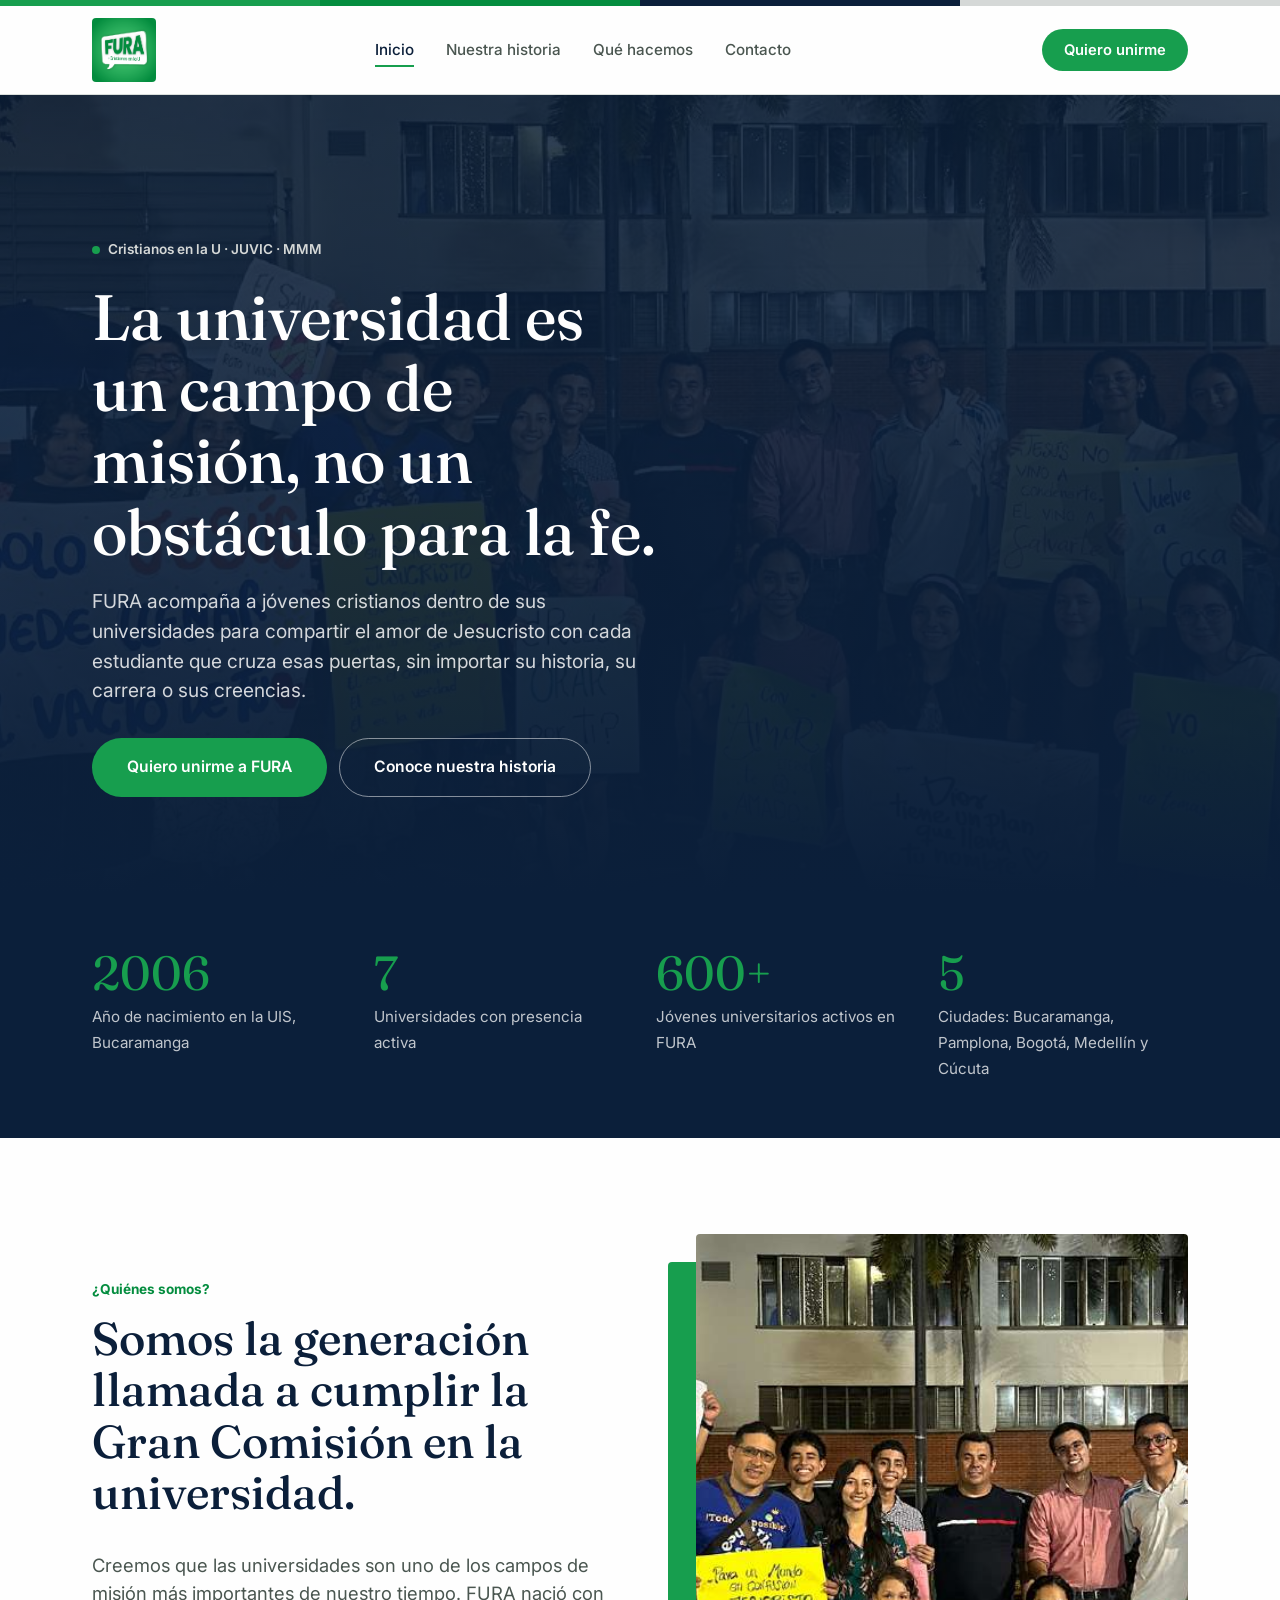
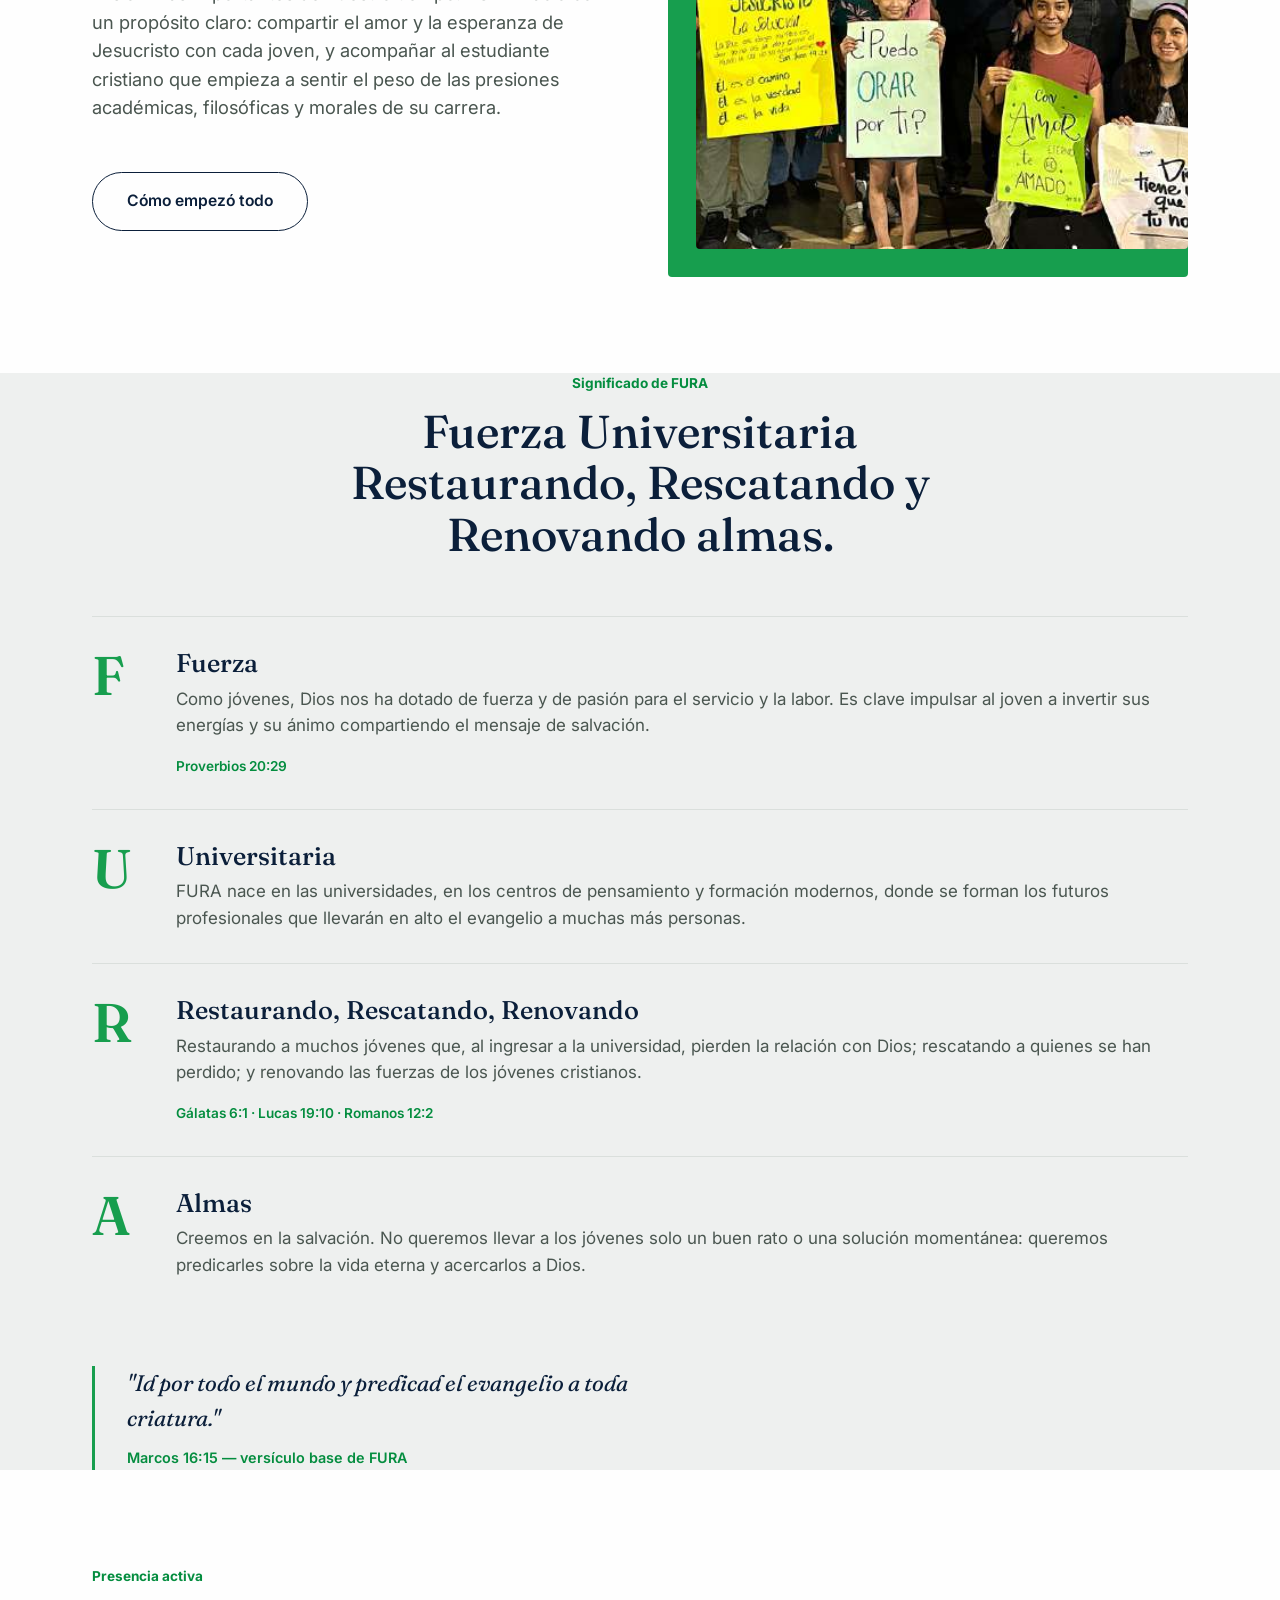
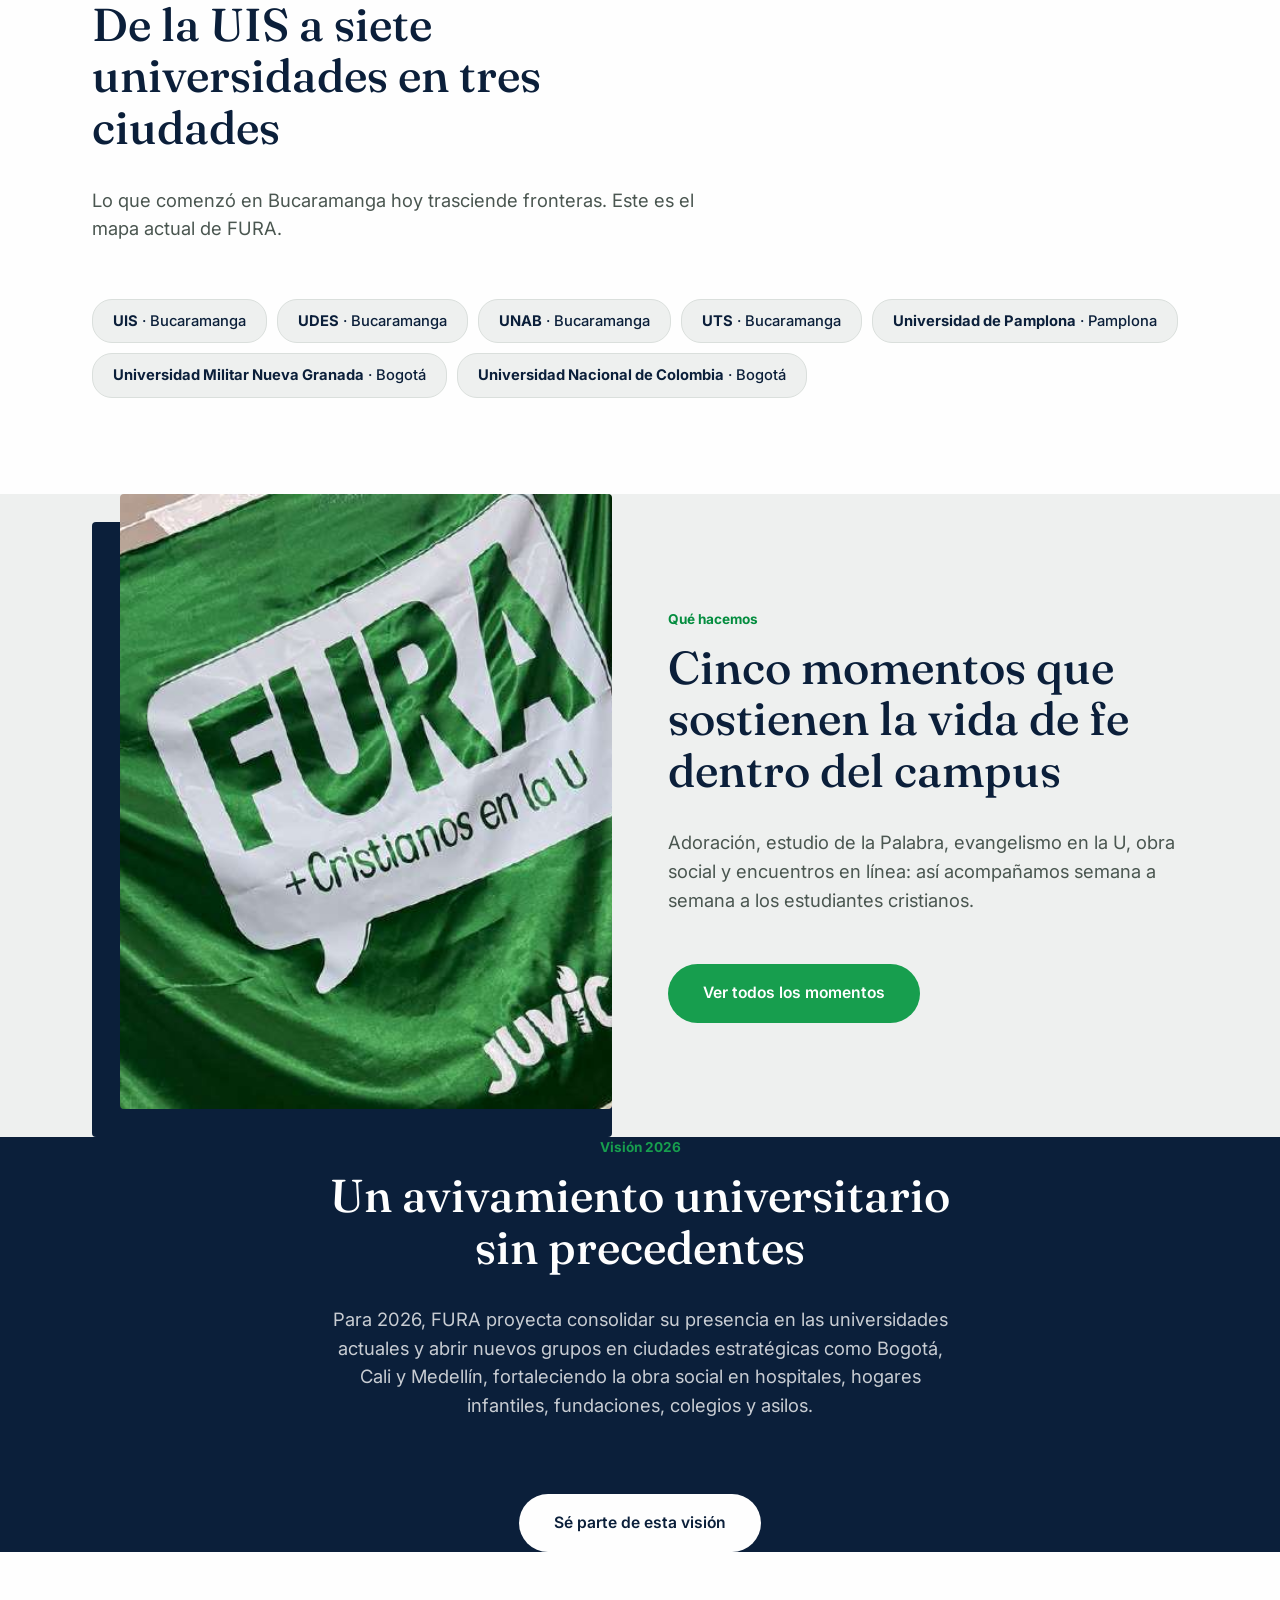
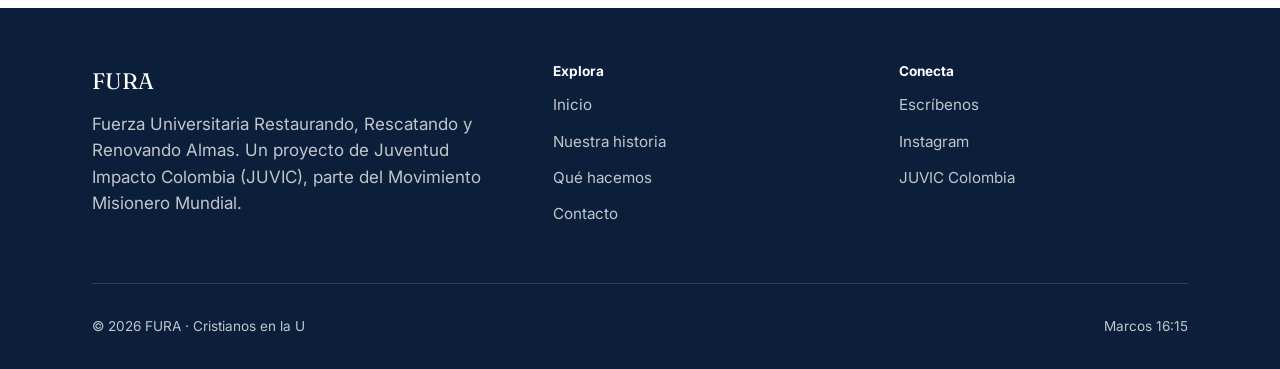
<file: WEBSITE/index.html>
<!DOCTYPE html>
<html lang="es">
<head>
<meta charset="UTF-8">
<meta name="viewport" content="width=device-width, initial-scale=1.0">
<title>FURA — Cristianos en la U | Fuerza Universitaria Restaurando Almas</title>
<meta name="description" content="FURA es el ministerio universitario de JUVIC en Colombia: jóvenes cristianos llevando el evangelio a las universidades. Conoce quiénes somos y únete.">
<link rel="stylesheet" href="assets/css/style.css">
</head>
<body>

<div class="franja-marca"><span></span><span></span><span></span><span></span></div>

<nav class="nav">
  <div class="nav-interior">
    <a href="index.html" class="nav-marca"><img src="assets/images/Fura 3 (1).png" alt="FURA" class="nav-logo"></a>
    <button class="nav-toggle" aria-label="Abrir menú" aria-expanded="false">
      <span></span><span></span><span></span>
    </button>
    <ul class="nav-links">
      <li><a href="index.html" aria-current="page">Inicio</a></li>
      <li><a href="historia.html">Nuestra historia</a></li>
      <li><a href="que-hacemos.html">Qué hacemos</a></li>
      <li><a href="contacto.html">Contacto</a></li>
      <li><a href="contacto.html" class="nav-cta nav-cta-movil">Quiero unirme</a></li>
    </ul>
    <a href="contacto.html" class="nav-cta">Quiero unirme</a>
  </div>
</nav>

<header class="hero">
  <!-- Reemplazar por una foto real de un encuentro FURA (ej. evangelismo en la U o momento de adoración) -->
  <div class="hero-fondo" style="background-image:url('assets/images/hero-universidad.jpg');"></div>
  <div class="hero-scrim"></div>
  <div class="hero-interior">
    <span class="hero-etiqueta"><span class="punto"></span>Cristianos en la U · JUVIC · MMM</span>
    <h1>La universidad es un campo de misión, no un obstáculo para la fe.</h1>
    <p class="hero-lead">FURA acompaña a jóvenes cristianos dentro de sus universidades para compartir el amor de Jesucristo con cada estudiante que cruza esas puertas, sin importar su historia, su carrera o sus creencias.</p>
    <div class="hero-acciones">
      <a href="contacto.html" class="boton boton-primario">Quiero unirme a FURA</a>
      <a href="historia.html" class="boton boton-secundario" style="border-color: rgba(254,254,254,0.5); color: #FEFEFE;">Conoce nuestra historia</a>
    </div>
  </div>
</header>

<section class="seccion-navy" style="padding: var(--esp-xl) 0;">
  <div class="contenedor cifras">
    <div class="cifra">
      <span class="valor">2006</span>
      <span class="etiqueta">Año de nacimiento en la UIS, Bucaramanga</span>
    </div>
    <div class="cifra">
      <span class="valor">7</span>
      <span class="etiqueta">Universidades con presencia activa</span>
    </div>
    <div class="cifra">
      <span class="valor">600+</span>
      <span class="etiqueta">Jóvenes universitarios activos en FURA</span>
    </div>
    <div class="cifra">
      <span class="valor">5</span>
      <span class="etiqueta">Ciudades: Bucaramanga, Pamplona, Bogotá, Medellín y Cúcuta</span>
    </div>
  </div>
</section>

<section class="seccion">
  <div class="contenedor grilla-2">
    <div>
      <span class="encabezado-eyebrow">¿Quiénes somos?</span>
      <h2>Somos la generación llamada a cumplir la Gran Comisión en la universidad.</h2>
      <p class="lead mt-lg">Creemos que las universidades son uno de los campos de misión más importantes de nuestro tiempo. FURA nació con un propósito claro: compartir el amor y la esperanza de Jesucristo con cada joven, y acompañar al estudiante cristiano que empieza a sentir el peso de las presiones académicas, filosóficas y morales de su carrera.</p>
      <a href="historia.html" class="boton boton-secundario mt-lg">Cómo empezó todo</a>
    </div>
    <div class="imagen-acento">
      <!-- Foto sugerida: jóvenes con carteles de evangelismo en la calle -->
      <img src="assets/images/quienes-somos.jpg" alt="Jóvenes de FURA compartiendo mensajes de fe en la calle">
    </div>
  </div>
</section>

<section class="seccion-humo">
  <div class="contenedor">
    <div class="encabezado-seccion centrado">
      <span class="encabezado-eyebrow">Significado de FURA</span>
      <h2>Fuerza Universitaria Restaurando, Rescatando y Renovando almas.</h2>
    </div>

    <div class="tarjeta-letra">
      <span class="letra-marca">F</span>
      <div>
        <h3>Fuerza</h3>
        <p>Como jóvenes, Dios nos ha dotado de fuerza y de pasión para el servicio y la labor. Es clave impulsar al joven a invertir sus energías y su ánimo compartiendo el mensaje de salvación.</p>
        <span class="cita">Proverbios 20:29</span>
      </div>
    </div>
    <div class="tarjeta-letra">
      <span class="letra-marca">U</span>
      <div>
        <h3>Universitaria</h3>
        <p>FURA nace en las universidades, en los centros de pensamiento y formación modernos, donde se forman los futuros profesionales que llevarán en alto el evangelio a muchas más personas.</p>
      </div>
    </div>
    <div class="tarjeta-letra">
      <span class="letra-marca">R</span>
      <div>
        <h3>Restaurando, Rescatando, Renovando</h3>
        <p>Restaurando a muchos jóvenes que, al ingresar a la universidad, pierden la relación con Dios; rescatando a quienes se han perdido; y renovando las fuerzas de los jóvenes cristianos.</p>
        <span class="cita">Gálatas 6:1 · Lucas 19:10 · Romanos 12:2</span>
      </div>
    </div>
    <div class="tarjeta-letra">
      <span class="letra-marca">A</span>
      <div>
        <h3>Almas</h3>
        <p>Creemos en la salvación. No queremos llevar a los jóvenes solo un buen rato o una solución momentánea: queremos predicarles sobre la vida eterna y acercarlos a Dios.</p>
      </div>
    </div>

    <div class="versiculo mt-xl">
      "Id por todo el mundo y predicad el evangelio a toda criatura."
      <cite>Marcos 16:15 — versículo base de FURA</cite>
    </div>
  </div>
</section>

<section class="seccion">
  <div class="contenedor">
    <div class="encabezado-seccion">
      <span class="encabezado-eyebrow">Presencia activa</span>
      <h2>De la UIS a siete universidades en tres ciudades</h2>
      <p class="lead mt-lg">Lo que comenzó en Bucaramanga hoy trasciende fronteras. Este es el mapa actual de FURA.</p>
    </div>
    <div class="chips">
      <span class="chip"><strong>UIS</strong> · Bucaramanga</span>
      <span class="chip"><strong>UDES</strong> · Bucaramanga</span>
      <span class="chip"><strong>UNAB</strong> · Bucaramanga</span>
      <span class="chip"><strong>UTS</strong> · Bucaramanga</span>
      <span class="chip"><strong>Universidad de Pamplona</strong> · Pamplona</span>
      <span class="chip"><strong>Universidad Militar Nueva Granada</strong> · Bogotá</span>
      <span class="chip"><strong>Universidad Nacional de Colombia</strong> · Bogotá</span>
    </div>
  </div>
</section>

<section class="seccion-humo">
  <div class="contenedor grilla-2">
    <div class="imagen-acento acento-navy orden-invertido-desktop">
      <!-- Foto sugerida: bandera de FURA o grupo en actividad semanal -->
      <img src="assets/images/que-hacemos.jpg" alt="Grupo de FURA en un encuentro semanal">
    </div>
    <div>
      <span class="encabezado-eyebrow">Qué hacemos</span>
      <h2>Cinco momentos que sostienen la vida de fe dentro del campus</h2>
      <p class="lead mt-lg">Adoración, estudio de la Palabra, evangelismo en la U, obra social y encuentros en línea: así acompañamos semana a semana a los estudiantes cristianos.</p>
      <a href="que-hacemos.html" class="boton boton-primario mt-lg">Ver todos los momentos</a>
    </div>
  </div>
</section>

<section class="seccion-navy">
  <div class="contenedor">
    <div class="encabezado-seccion centrado">
      <span class="encabezado-eyebrow">Visión 2026</span>
      <h2>Un avivamiento universitario sin precedentes</h2>
      <p class="lead centrar-texto mt-lg" style="color: rgba(254,254,254,0.78);">Para 2026, FURA proyecta consolidar su presencia en las universidades actuales y abrir nuevos grupos en ciudades estratégicas como Bogotá, Cali y Medellín, fortaleciendo la obra social en hospitales, hogares infantiles, fundaciones, colegios y asilos.</p>
      <a href="contacto.html" class="boton boton-claro mt-xl">Sé parte de esta visión</a>
    </div>
  </div>
</section>

<footer class="pie">
  <div class="contenedor">
    <div class="pie-grilla">
      <div>
        <div class="pie-marca">FURA</div>
        <p>Fuerza Universitaria Restaurando, Rescatando y Renovando Almas. Un proyecto de Juventud Impacto Colombia (JUVIC), parte del Movimiento Misionero Mundial.</p>
      </div>
      <div>
        <h4>Explora</h4>
        <ul>
          <li><a href="index.html">Inicio</a></li>
          <li><a href="historia.html">Nuestra historia</a></li>
          <li><a href="que-hacemos.html">Qué hacemos</a></li>
          <li><a href="contacto.html">Contacto</a></li>
        </ul>
      </div>
      <div>
        <h4>Conecta</h4>
        <ul>
          <li><a href="contacto.html">Escríbenos</a></li>
          <!-- Reemplazar por las redes reales de FURA -->
          <li><a href="#">Instagram</a></li>
          <li><a href="#">JUVIC Colombia</a></li>
        </ul>
      </div>
    </div>
    <div class="pie-base">
      <span>© 2026 FURA · Cristianos en la U</span>
      <span>Marcos 16:15</span>
    </div>
  </div>
</footer>

<script src="assets/js/main.js"></script>
</body>
</html>
</file>
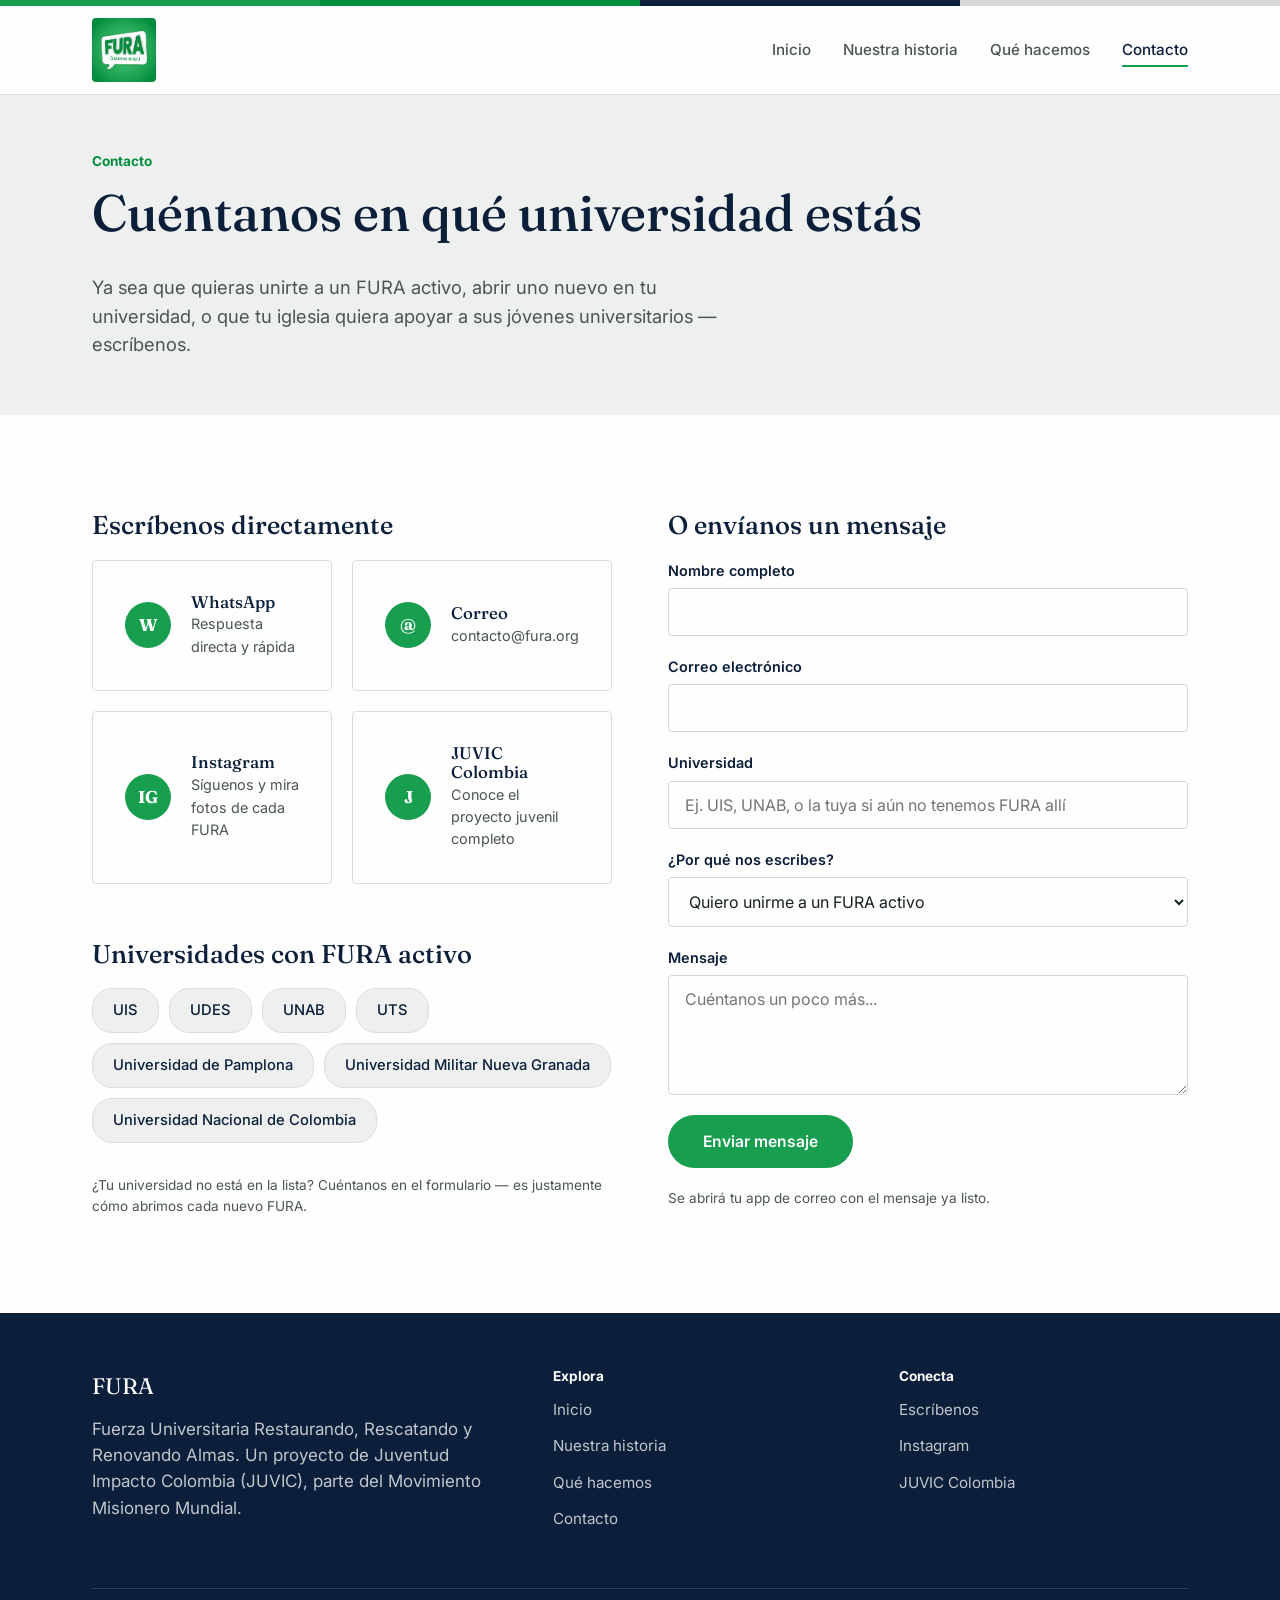
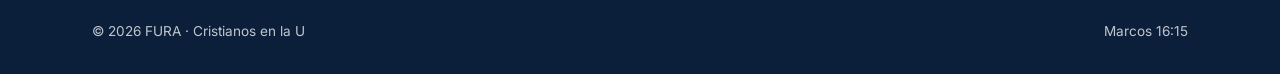
<file: WEBSITE/contacto.html>
<!DOCTYPE html>
<html lang="es">
<head>
<meta charset="UTF-8">
<meta name="viewport" content="width=device-width, initial-scale=1.0">
<title>Contacto — FURA</title>
<meta name="description" content="Escríbenos si quieres unirte a FURA en tu universidad, o si tu iglesia quiere apoyar a sus jóvenes universitarios.">
<link rel="stylesheet" href="assets/css/style.css">
</head>
<body>

<div class="franja-marca"><span></span><span></span><span></span><span></span></div>

<nav class="nav">
  <div class="nav-interior">
    <a href="index.html" class="nav-marca"><img src="assets/images/Fura 3 (1).png" alt="FURA" class="nav-logo"></a>
    <button class="nav-toggle" aria-label="Abrir menú" aria-expanded="false">
      <span></span><span></span><span></span>
    </button>
    <ul class="nav-links">
      <li><a href="index.html">Inicio</a></li>
      <li><a href="historia.html">Nuestra historia</a></li>
      <li><a href="que-hacemos.html">Qué hacemos</a></li>
      <li><a href="contacto.html" aria-current="page">Contacto</a></li>
    </ul>
  </div>
</nav>

<header class="seccion-chica" style="background: var(--humo-claro);">
  <div class="contenedor">
    <span class="encabezado-eyebrow">Contacto</span>
    <h1 style="font-size: clamp(2.2rem, 4vw, 3.2rem);">Cuéntanos en qué universidad estás</h1>
    <p class="lead mt-lg">Ya sea que quieras unirte a un FURA activo, abrir uno nuevo en tu universidad, o que tu iglesia quiera apoyar a sus jóvenes universitarios — escríbenos.</p>
  </div>
</header>

<section class="seccion">
  <div class="contenedor grilla-2" style="align-items: start;">

    <div>
      <h2 style="font-size: 1.6rem; margin-bottom: var(--esp-md);">Escríbenos directamente</h2>
      <div class="canales">
        <!-- Reemplazar por el número real de WhatsApp de FURA, formato 57XXXXXXXXXX -->
        <a href="https://wa.me/573000000000?text=Hola%2C%20quiero%20saber%20m%C3%A1s%20sobre%20FURA" class="canal" target="_blank" rel="noopener">
          <span class="canal-icono">W</span>
          <div>
            <h3>WhatsApp</h3>
            <p>Respuesta directa y rápida</p>
          </div>
        </a>
        <!-- Reemplazar por el correo real de FURA -->
        <a href="mailto:contacto@fura.org" class="canal">
          <span class="canal-icono">@</span>
          <div>
            <h3>Correo</h3>
            <p>contacto@fura.org</p>
          </div>
        </a>
        <a href="#" class="canal">
          <span class="canal-icono">IG</span>
          <div>
            <h3>Instagram</h3>
            <p>Síguenos y mira fotos de cada FURA</p>
          </div>
        </a>
        <a href="#" class="canal">
          <span class="canal-icono">J</span>
          <div>
            <h3>JUVIC Colombia</h3>
            <p>Conoce el proyecto juvenil completo</p>
          </div>
        </a>
      </div>

      <h2 style="font-size: 1.6rem; margin: var(--esp-xl) 0 var(--esp-md);">Universidades con FURA activo</h2>
      <div class="chips">
        <span class="chip">UIS</span>
        <span class="chip">UDES</span>
        <span class="chip">UNAB</span>
        <span class="chip">UTS</span>
        <span class="chip">Universidad de Pamplona</span>
        <span class="chip">Universidad Militar Nueva Granada</span>
        <span class="chip">Universidad Nacional de Colombia</span>
      </div>
      <p class="formulario-nota mt-lg">¿Tu universidad no está en la lista? Cuéntanos en el formulario — es justamente cómo abrimos cada nuevo FURA.</p>
    </div>

    <div>
      <h2 style="font-size: 1.6rem; margin-bottom: var(--esp-md);">O envíanos un mensaje</h2>
      <form class="formulario" id="formulario-contacto">
        <div class="campo">
          <label for="nombre">Nombre completo</label>
          <input type="text" id="nombre" name="nombre" required>
        </div>
        <div class="campo">
          <label for="correo">Correo electrónico</label>
          <input type="email" id="correo" name="correo" required>
        </div>
        <div class="campo">
          <label for="universidad">Universidad</label>
          <input type="text" id="universidad" name="universidad" placeholder="Ej. UIS, UNAB, o la tuya si aún no tenemos FURA allí">
        </div>
        <div class="campo">
          <label for="motivo">¿Por qué nos escribes?</label>
          <select id="motivo" name="motivo">
            <option value="Quiero unirme a un FURA activo">Quiero unirme a un FURA activo</option>
            <option value="Quiero abrir un FURA en mi universidad">Quiero abrir un FURA en mi universidad</option>
            <option value="Mi iglesia quiere apoyar a FURA">Mi iglesia quiere apoyar a FURA</option>
            <option value="Otro">Otro</option>
          </select>
        </div>
        <div class="campo">
          <label for="mensaje">Mensaje</label>
          <textarea id="mensaje" name="mensaje" placeholder="Cuéntanos un poco más..."></textarea>
        </div>
        <div class="formulario-pie">
          <button type="submit" class="boton boton-primario">Enviar mensaje</button>
          <span class="formulario-nota">Se abrirá tu app de correo con el mensaje ya listo.</span>
        </div>
      </form>
    </div>

  </div>
</section>

<footer class="pie">
  <div class="contenedor">
    <div class="pie-grilla">
      <div>
        <div class="pie-marca">FURA</div>
        <p>Fuerza Universitaria Restaurando, Rescatando y Renovando Almas. Un proyecto de Juventud Impacto Colombia (JUVIC), parte del Movimiento Misionero Mundial.</p>
      </div>
      <div>
        <h4>Explora</h4>
        <ul>
          <li><a href="index.html">Inicio</a></li>
          <li><a href="historia.html">Nuestra historia</a></li>
          <li><a href="que-hacemos.html">Qué hacemos</a></li>
          <li><a href="contacto.html">Contacto</a></li>
        </ul>
      </div>
      <div>
        <h4>Conecta</h4>
        <ul>
          <li><a href="mailto:contacto@fura.org">Escríbenos</a></li>
          <li><a href="#">Instagram</a></li>
          <li><a href="#">JUVIC Colombia</a></li>
        </ul>
      </div>
    </div>
    <div class="pie-base">
      <span>© 2026 FURA · Cristianos en la U</span>
      <span>Marcos 16:15</span>
    </div>
  </div>
</footer>

<script src="assets/js/main.js"></script>
<script>
  document.getElementById('formulario-contacto').addEventListener('submit', function (e) {
    e.preventDefault();
    var nombre = document.getElementById('nombre').value;
    var correo = document.getElementById('correo').value;
    var universidad = document.getElementById('universidad').value;
    var motivo = document.getElementById('motivo').value;
    var mensaje = document.getElementById('mensaje').value;

    // Reemplazar por el correo real de FURA
    var destino = 'contacto@fura.org';
    var asunto = encodeURIComponent('Contacto FURA — ' + motivo);
    var cuerpo = encodeURIComponent(
      'Nombre: ' + nombre + '\n' +
      'Correo: ' + correo + '\n' +
      'Universidad: ' + universidad + '\n' +
      'Motivo: ' + motivo + '\n\n' +
      'Mensaje:\n' + mensaje
    );

    window.location.href = 'mailto:' + destino + '?subject=' + asunto + '&body=' + cuerpo;
  });
</script>
</body>
</html>
</file>
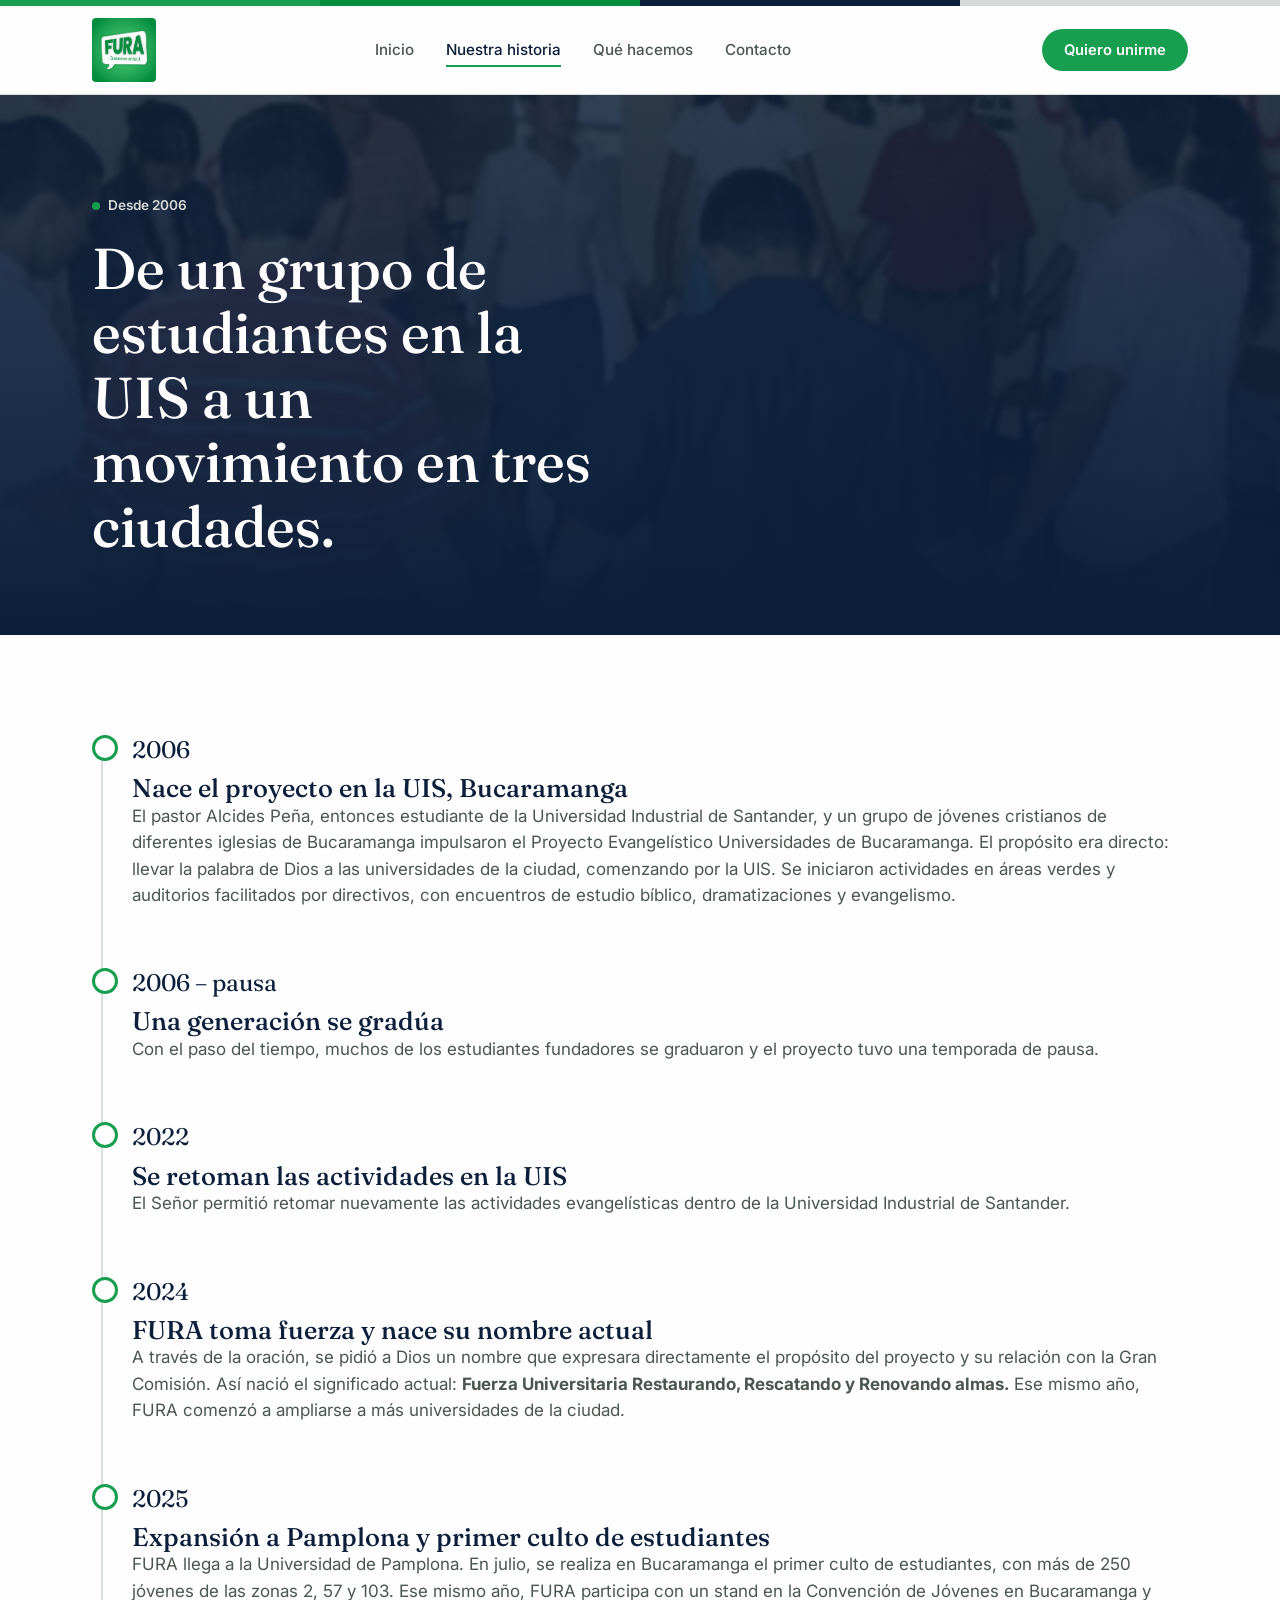
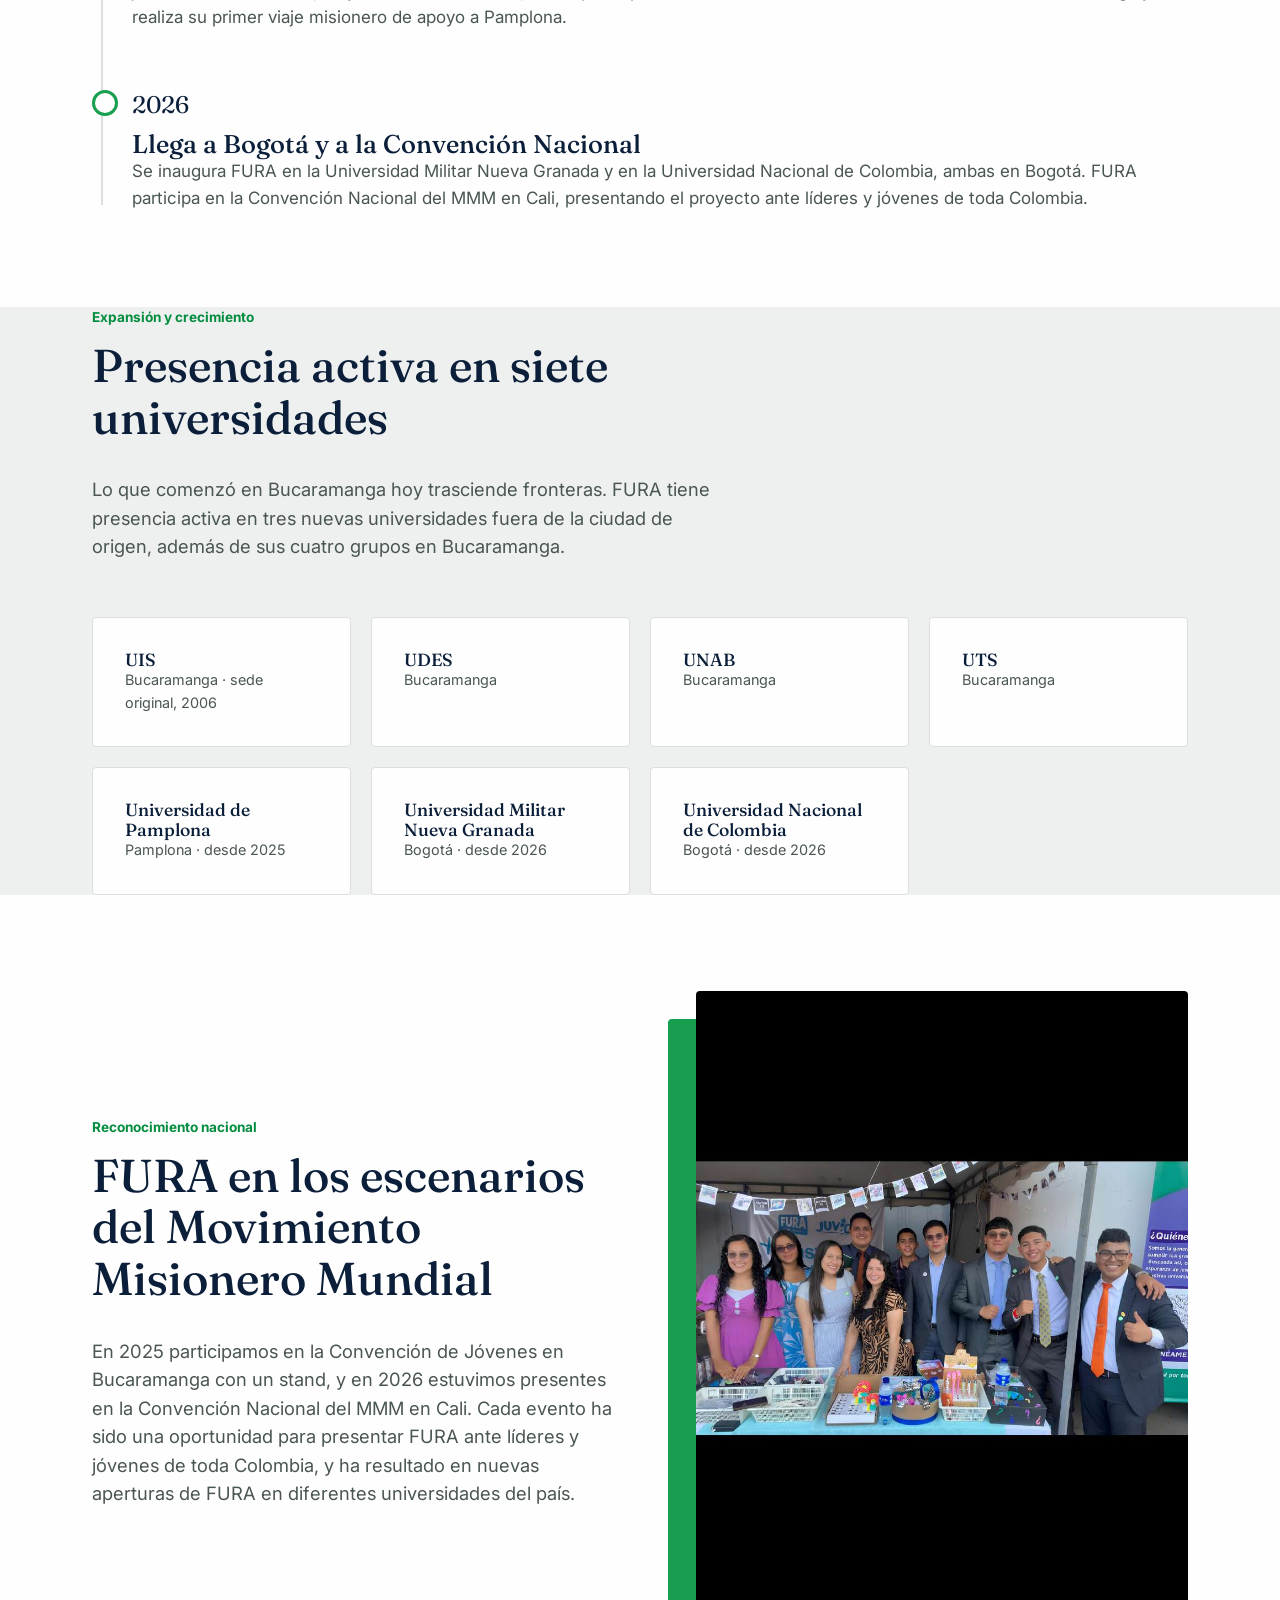
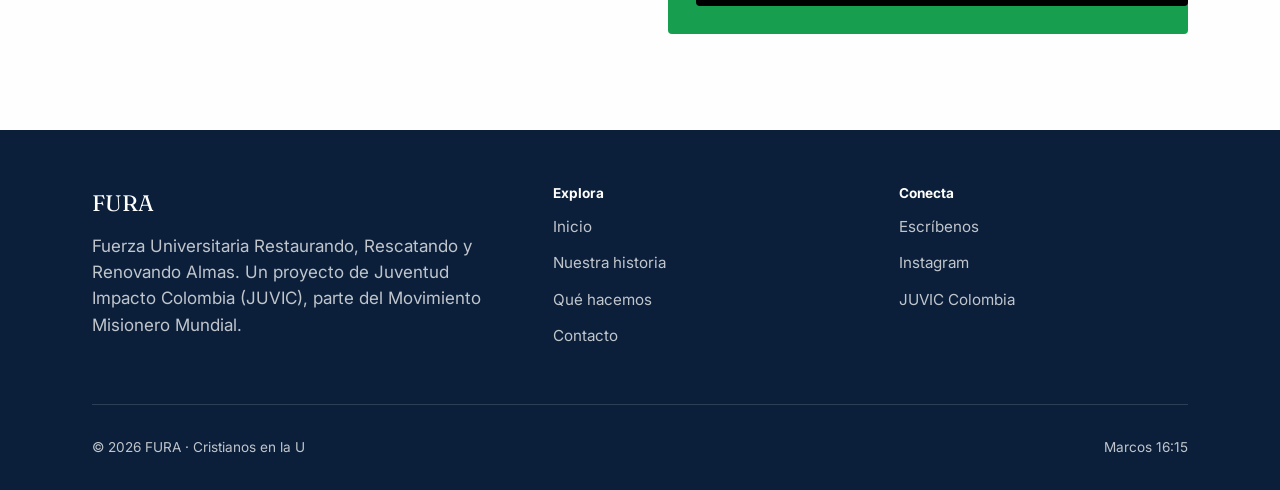
<file: WEBSITE/historia.html>
<!DOCTYPE html>
<html lang="es">
<head>
<meta charset="UTF-8">
<meta name="viewport" content="width=device-width, initial-scale=1.0">
<title>Nuestra historia — FURA</title>
<meta name="description" content="Desde 2006 en la UIS de Bucaramanga hasta la expansión nacional de FURA: conoce la historia del proyecto evangelístico universitario de JUVIC.">
<link rel="stylesheet" href="assets/css/style.css">
</head>
<body>

<div class="franja-marca"><span></span><span></span><span></span><span></span></div>

<nav class="nav">
  <div class="nav-interior">
    <a href="index.html" class="nav-marca"><img src="assets/images/Fura 3 (1).png" alt="FURA" class="nav-logo"></a>
    <button class="nav-toggle" aria-label="Abrir menú" aria-expanded="false">
      <span></span><span></span><span></span>
    </button>
    <ul class="nav-links">
      <li><a href="index.html">Inicio</a></li>
      <li><a href="historia.html" aria-current="page">Nuestra historia</a></li>
      <li><a href="que-hacemos.html">Qué hacemos</a></li>
      <li><a href="contacto.html">Contacto</a></li>
      <li><a href="contacto.html" class="nav-cta nav-cta-movil">Quiero unirme</a></li>
    </ul>
    <a href="contacto.html" class="nav-cta">Quiero unirme</a>
  </div>
</nav>

<header class="hero hero-mini">
  <div class="hero-fondo" style="background-image:url('assets/images/historia-hero.jpg');"></div>
  <div class="hero-scrim"></div>
  <div class="hero-interior" style="padding-top: var(--esp-2xl); padding-bottom: 0;">
    <span class="hero-etiqueta"><span class="punto"></span>Desde 2006</span>
    <h1 style="font-size: clamp(2.4rem, 4.5vw, 3.6rem);">De un grupo de estudiantes en la UIS a un movimiento en tres ciudades.</h1>
  </div>
</header>

<section class="seccion">
  <div class="contenedor">
    <div class="linea-tiempo">

      <div class="hito">
        <span class="hito-anio">2006</span>
        <h3>Nace el proyecto en la UIS, Bucaramanga</h3>
        <p>El pastor Alcides Peña, entonces estudiante de la Universidad Industrial de Santander, y un grupo de jóvenes cristianos de diferentes iglesias de Bucaramanga impulsaron el Proyecto Evangelístico Universidades de Bucaramanga. El propósito era directo: llevar la palabra de Dios a las universidades de la ciudad, comenzando por la UIS. Se iniciaron actividades en áreas verdes y auditorios facilitados por directivos, con encuentros de estudio bíblico, dramatizaciones y evangelismo.</p>
      </div>

      <div class="hito">
        <span class="hito-anio">2006 – pausa</span>
        <h3>Una generación se gradúa</h3>
        <p>Con el paso del tiempo, muchos de los estudiantes fundadores se graduaron y el proyecto tuvo una temporada de pausa.</p>
      </div>

      <div class="hito">
        <span class="hito-anio">2022</span>
        <h3>Se retoman las actividades en la UIS</h3>
        <p>El Señor permitió retomar nuevamente las actividades evangelísticas dentro de la Universidad Industrial de Santander.</p>
      </div>

      <div class="hito">
        <span class="hito-anio">2024</span>
        <h3>FURA toma fuerza y nace su nombre actual</h3>
        <p>A través de la oración, se pidió a Dios un nombre que expresara directamente el propósito del proyecto y su relación con la Gran Comisión. Así nació el significado actual: <strong>Fuerza Universitaria Restaurando, Rescatando y Renovando almas.</strong> Ese mismo año, FURA comenzó a ampliarse a más universidades de la ciudad.</p>
      </div>

      <div class="hito">
        <span class="hito-anio">2025</span>
        <h3>Expansión a Pamplona y primer culto de estudiantes</h3>
        <p>FURA llega a la Universidad de Pamplona. En julio, se realiza en Bucaramanga el primer culto de estudiantes, con más de 250 jóvenes de las zonas 2, 57 y 103. Ese mismo año, FURA participa con un stand en la Convención de Jóvenes en Bucaramanga y realiza su primer viaje misionero de apoyo a Pamplona.</p>
      </div>

      <div class="hito">
        <span class="hito-anio">2026</span>
        <h3>Llega a Bogotá y a la Convención Nacional</h3>
        <p>Se inaugura FURA en la Universidad Militar Nueva Granada y en la Universidad Nacional de Colombia, ambas en Bogotá. FURA participa en la Convención Nacional del MMM en Cali, presentando el proyecto ante líderes y jóvenes de toda Colombia.</p>
      </div>

    </div>
  </div>
</section>

<section class="seccion-humo">
  <div class="contenedor">
    <div class="encabezado-seccion">
      <span class="encabezado-eyebrow">Expansión y crecimiento</span>
      <h2>Presencia activa en siete universidades</h2>
      <p class="lead mt-lg">Lo que comenzó en Bucaramanga hoy trasciende fronteras. FURA tiene presencia activa en tres nuevas universidades fuera de la ciudad de origen, además de sus cuatro grupos en Bucaramanga.</p>
    </div>
    <div class="grilla-4">
      <div class="tarjeta">
        <h3 style="font-size: 1.1rem;">UIS</h3>
        <p style="color: var(--texto-suave); font-size: 0.9rem;">Bucaramanga · sede original, 2006</p>
      </div>
      <div class="tarjeta">
        <h3 style="font-size: 1.1rem;">UDES</h3>
        <p style="color: var(--texto-suave); font-size: 0.9rem;">Bucaramanga</p>
      </div>
      <div class="tarjeta">
        <h3 style="font-size: 1.1rem;">UNAB</h3>
        <p style="color: var(--texto-suave); font-size: 0.9rem;">Bucaramanga</p>
      </div>
      <div class="tarjeta">
        <h3 style="font-size: 1.1rem;">UTS</h3>
        <p style="color: var(--texto-suave); font-size: 0.9rem;">Bucaramanga</p>
      </div>
      <div class="tarjeta">
        <h3 style="font-size: 1.1rem;">Universidad de Pamplona</h3>
        <p style="color: var(--texto-suave); font-size: 0.9rem;">Pamplona · desde 2025</p>
      </div>
      <div class="tarjeta">
        <h3 style="font-size: 1.1rem;">Universidad Militar Nueva Granada</h3>
        <p style="color: var(--texto-suave); font-size: 0.9rem;">Bogotá · desde 2026</p>
      </div>
      <div class="tarjeta">
        <h3 style="font-size: 1.1rem;">Universidad Nacional de Colombia</h3>
        <p style="color: var(--texto-suave); font-size: 0.9rem;">Bogotá · desde 2026</p>
      </div>
    </div>
  </div>
</section>

<section class="seccion">
  <div class="contenedor grilla-2">
    <div>
      <span class="encabezado-eyebrow">Reconocimiento nacional</span>
      <h2>FURA en los escenarios del Movimiento Misionero Mundial</h2>
      <p class="lead mt-lg">En 2025 participamos en la Convención de Jóvenes en Bucaramanga con un stand, y en 2026 estuvimos presentes en la Convención Nacional del MMM en Cali. Cada evento ha sido una oportunidad para presentar FURA ante líderes y jóvenes de toda Colombia, y ha resultado en nuevas aperturas de FURA en diferentes universidades del país.</p>
    </div>
    <div class="imagen-acento">
      <!-- Foto sugerida: stand de FURA en la Convención Nacional 2026, Cali -->
      <img src="assets/images/convencion-nacional.jpg" alt="Stand de FURA en la Convención Nacional del MMM, Cali 2026">
    </div>
  </div>
</section>

<footer class="pie">
  <div class="contenedor">
    <div class="pie-grilla">
      <div>
        <div class="pie-marca">FURA</div>
        <p>Fuerza Universitaria Restaurando, Rescatando y Renovando Almas. Un proyecto de Juventud Impacto Colombia (JUVIC), parte del Movimiento Misionero Mundial.</p>
      </div>
      <div>
        <h4>Explora</h4>
        <ul>
          <li><a href="index.html">Inicio</a></li>
          <li><a href="historia.html">Nuestra historia</a></li>
          <li><a href="que-hacemos.html">Qué hacemos</a></li>
          <li><a href="contacto.html">Contacto</a></li>
        </ul>
      </div>
      <div>
        <h4>Conecta</h4>
        <ul>
          <li><a href="contacto.html">Escríbenos</a></li>
          <li><a href="#">Instagram</a></li>
          <li><a href="#">JUVIC Colombia</a></li>
        </ul>
      </div>
    </div>
    <div class="pie-base">
      <span>© 2026 FURA · Cristianos en la U</span>
      <span>Marcos 16:15</span>
    </div>
  </div>
</footer>

<script src="assets/js/main.js"></script>
</body>
</html>
</file>
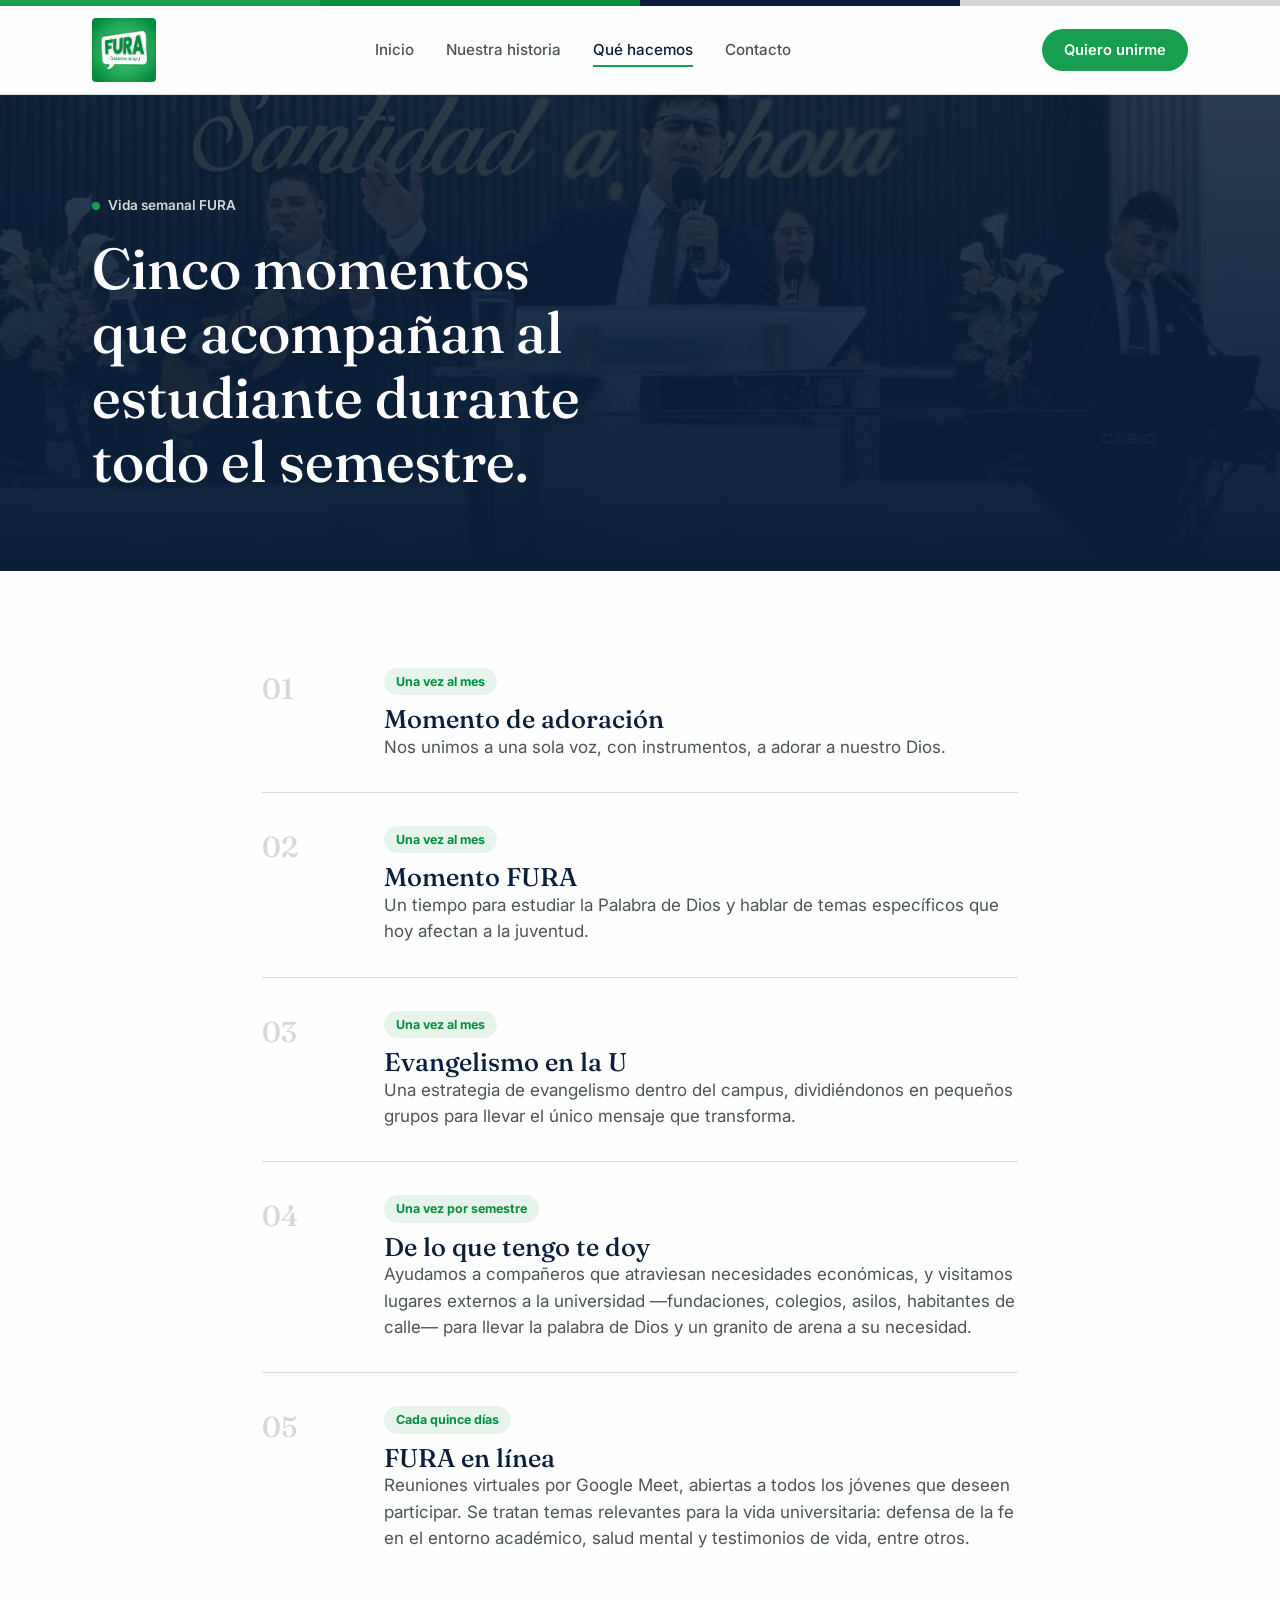
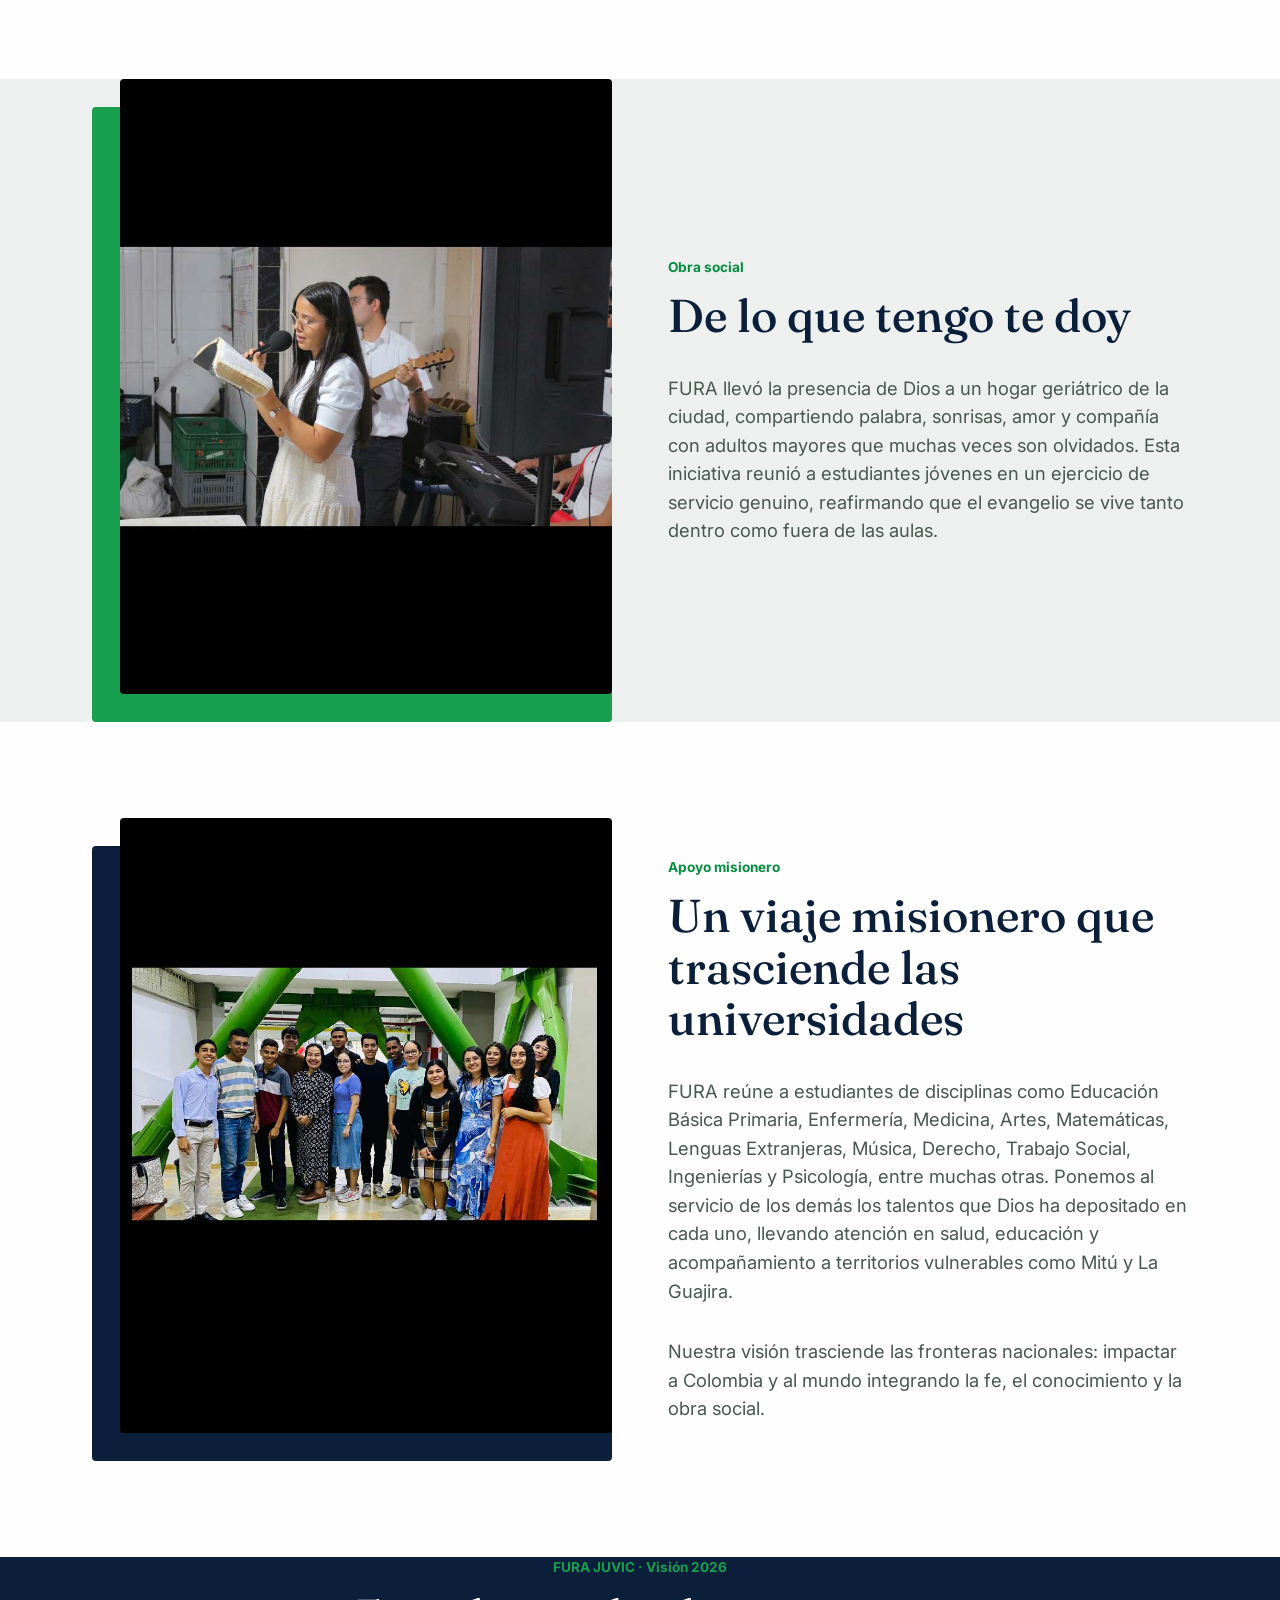
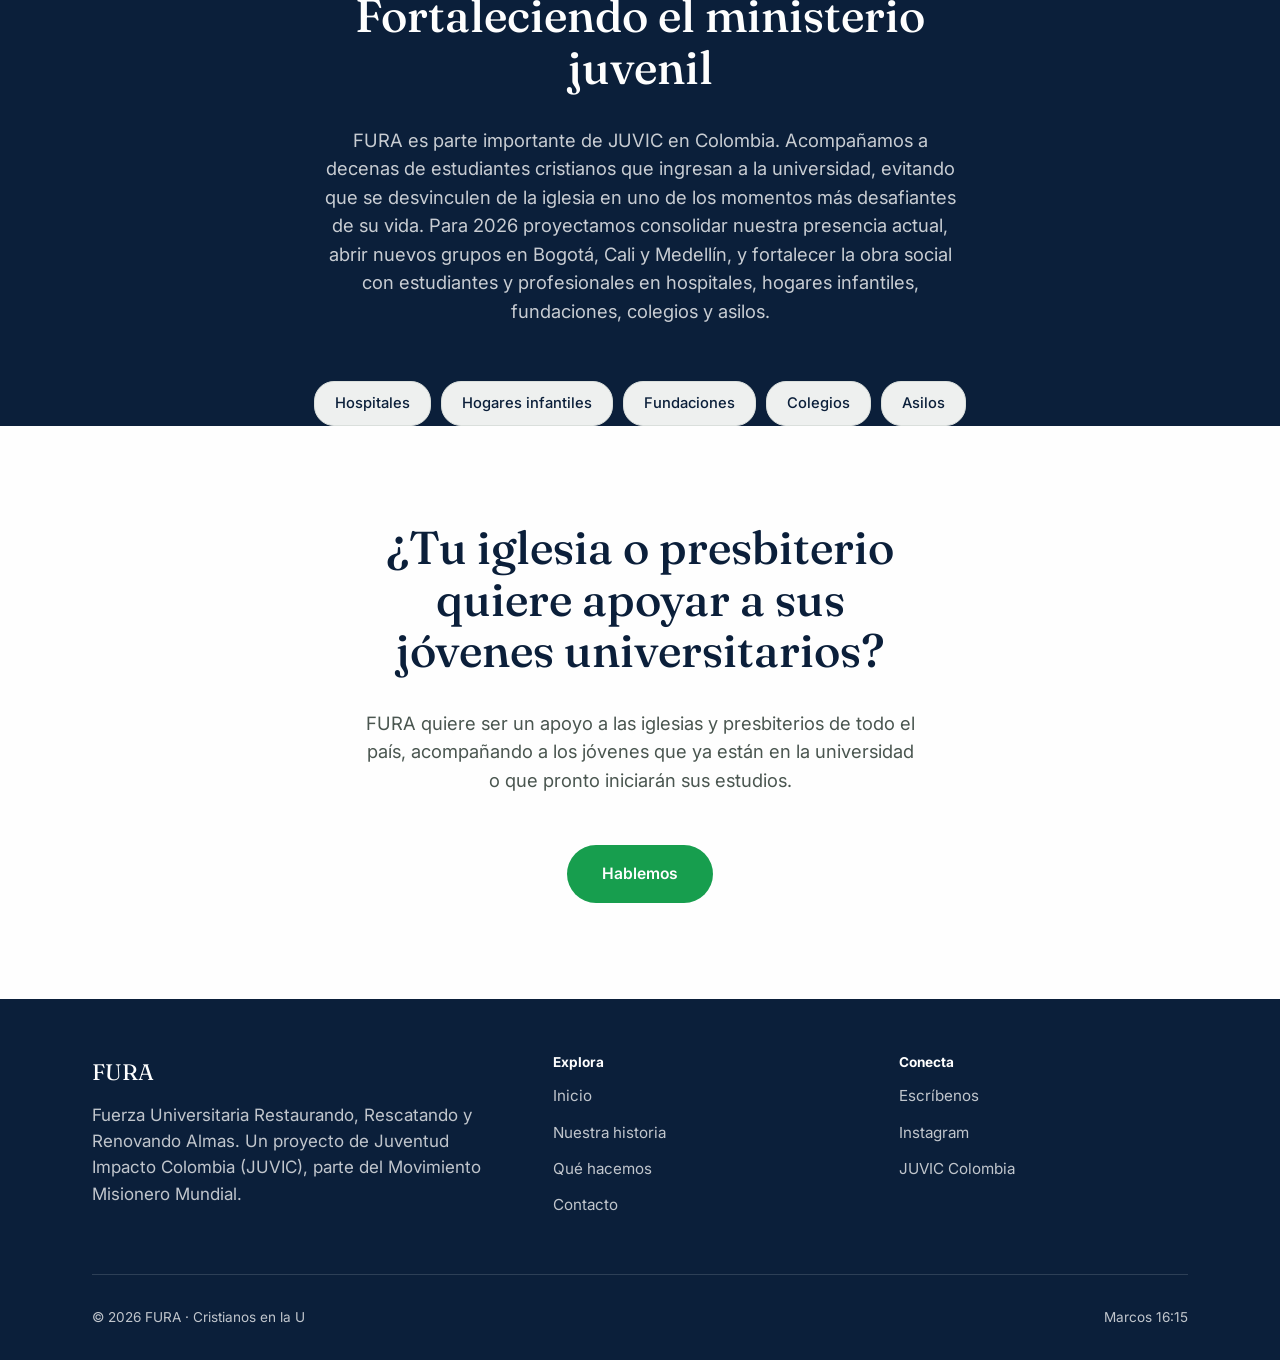
<file: WEBSITE/que-hacemos.html>
<!DOCTYPE html>
<html lang="es">
<head>
<meta charset="UTF-8">
<meta name="viewport" content="width=device-width, initial-scale=1.0">
<title>Qué hacemos — FURA</title>
<meta name="description" content="Los cinco momentos semanales de FURA, la obra social, los viajes misioneros y la visión 2026 del ministerio universitario de JUVIC.">
<link rel="stylesheet" href="assets/css/style.css">
</head>
<body>

<div class="franja-marca"><span></span><span></span><span></span><span></span></div>

<nav class="nav">
  <div class="nav-interior">
    <a href="index.html" class="nav-marca"><img src="assets/images/Fura 3 (1).png" alt="FURA" class="nav-logo"></a>
    <button class="nav-toggle" aria-label="Abrir menú" aria-expanded="false">
      <span></span><span></span><span></span>
    </button>
    <ul class="nav-links">
      <li><a href="index.html">Inicio</a></li>
      <li><a href="historia.html">Nuestra historia</a></li>
      <li><a href="que-hacemos.html" aria-current="page">Qué hacemos</a></li>
      <li><a href="contacto.html">Contacto</a></li>
      <li><a href="contacto.html" class="nav-cta nav-cta-movil">Quiero unirme</a></li>
    </ul>
    <a href="contacto.html" class="nav-cta">Quiero unirme</a>
  </div>
</nav>

<header class="hero hero-mini">
  <div class="hero-fondo" style="background-image:url('assets/images/que-hacemos-hero.jpg');"></div>
  <div class="hero-scrim"></div>
  <div class="hero-interior" style="padding-top: var(--esp-2xl); padding-bottom: 0;">
    <span class="hero-etiqueta"><span class="punto"></span>Vida semanal FURA</span>
    <h1 style="font-size: clamp(2.4rem, 4.5vw, 3.6rem);">Cinco momentos que acompañan al estudiante durante todo el semestre.</h1>
  </div>
</header>

<section class="seccion">
  <div class="contenedor" style="max-width: 820px;">

    <div class="momento">
      <span class="momento-num">01</span>
      <div>
        <span class="momento-frecuencia">Una vez al mes</span>
        <h3>Momento de adoración</h3>
        <p>Nos unimos a una sola voz, con instrumentos, a adorar a nuestro Dios.</p>
      </div>
    </div>

    <div class="momento">
      <span class="momento-num">02</span>
      <div>
        <span class="momento-frecuencia">Una vez al mes</span>
        <h3>Momento FURA</h3>
        <p>Un tiempo para estudiar la Palabra de Dios y hablar de temas específicos que hoy afectan a la juventud.</p>
      </div>
    </div>

    <div class="momento">
      <span class="momento-num">03</span>
      <div>
        <span class="momento-frecuencia">Una vez al mes</span>
        <h3>Evangelismo en la U</h3>
        <p>Una estrategia de evangelismo dentro del campus, dividiéndonos en pequeños grupos para llevar el único mensaje que transforma.</p>
      </div>
    </div>

    <div class="momento">
      <span class="momento-num">04</span>
      <div>
        <span class="momento-frecuencia">Una vez por semestre</span>
        <h3>De lo que tengo te doy</h3>
        <p>Ayudamos a compañeros que atraviesan necesidades económicas, y visitamos lugares externos a la universidad —fundaciones, colegios, asilos, habitantes de calle— para llevar la palabra de Dios y un granito de arena a su necesidad.</p>
      </div>
    </div>

    <div class="momento">
      <span class="momento-num">05</span>
      <div>
        <span class="momento-frecuencia">Cada quince días</span>
        <h3>FURA en línea</h3>
        <p>Reuniones virtuales por Google Meet, abiertas a todos los jóvenes que deseen participar. Se tratan temas relevantes para la vida universitaria: defensa de la fe en el entorno académico, salud mental y testimonios de vida, entre otros.</p>
      </div>
    </div>

  </div>
</section>

<section class="seccion-humo">
  <div class="contenedor grilla-2">
    <div class="imagen-acento">
      <!-- Foto sugerida: obra social en el hogar geriátrico -->
      <img src="assets/images/obra-social.jpg" alt="Jóvenes de FURA visitando un hogar geriátrico">
    </div>
    <div>
      <span class="encabezado-eyebrow">Obra social</span>
      <h2>De lo que tengo te doy</h2>
      <p class="lead mt-lg">FURA llevó la presencia de Dios a un hogar geriátrico de la ciudad, compartiendo palabra, sonrisas, amor y compañía con adultos mayores que muchas veces son olvidados. Esta iniciativa reunió a estudiantes jóvenes en un ejercicio de servicio genuino, reafirmando que el evangelio se vive tanto dentro como fuera de las aulas.</p>
    </div>
  </div>
</section>

<section class="seccion">
  <div class="contenedor grilla-2">
    <div>
      <span class="encabezado-eyebrow">Apoyo misionero</span>
      <h2>Un viaje misionero que trasciende las universidades</h2>
      <p class="lead mt-lg">FURA reúne a estudiantes de disciplinas como Educación Básica Primaria, Enfermería, Medicina, Artes, Matemáticas, Lenguas Extranjeras, Música, Derecho, Trabajo Social, Ingenierías y Psicología, entre muchas otras. Ponemos al servicio de los demás los talentos que Dios ha depositado en cada uno, llevando atención en salud, educación y acompañamiento a territorios vulnerables como Mitú y La Guajira.</p>
      <p class="lead mt-lg">Nuestra visión trasciende las fronteras nacionales: impactar a Colombia y al mundo integrando la fe, el conocimiento y la obra social.</p>
    </div>
    <div class="imagen-acento acento-navy orden-invertido-desktop">
      <!-- Foto sugerida: viaje misionero con niños en territorio vulnerable -->
      <img src="assets/images/viaje-misionero.jpg" alt="Equipo de FURA en un viaje misionero con niños de una comunidad">
    </div>
  </div>
</section>

<section class="seccion-navy">
  <div class="contenedor">
    <div class="encabezado-seccion centrado">
      <span class="encabezado-eyebrow">FURA JUVIC · Visión 2026</span>
      <h2>Fortaleciendo el ministerio juvenil</h2>
      <p class="lead centrar-texto mt-lg" style="color: rgba(254,254,254,0.78); max-width: 720px;">FURA es parte importante de JUVIC en Colombia. Acompañamos a decenas de estudiantes cristianos que ingresan a la universidad, evitando que se desvinculen de la iglesia en uno de los momentos más desafiantes de su vida. Para 2026 proyectamos consolidar nuestra presencia actual, abrir nuevos grupos en Bogotá, Cali y Medellín, y fortalecer la obra social con estudiantes y profesionales en hospitales, hogares infantiles, fundaciones, colegios y asilos.</p>
    </div>
    <div class="chips centrar-texto" style="justify-content: center; max-width: 720px;">
      <span class="chip">Hospitales</span>
      <span class="chip">Hogares infantiles</span>
      <span class="chip">Fundaciones</span>
      <span class="chip">Colegios</span>
      <span class="chip">Asilos</span>
    </div>
  </div>
</section>

<section class="seccion">
  <div class="contenedor centrar-texto" style="max-width: 620px;">
    <h2>¿Tu iglesia o presbiterio quiere apoyar a sus jóvenes universitarios?</h2>
    <p class="lead centrar-texto mt-lg">FURA quiere ser un apoyo a las iglesias y presbiterios de todo el país, acompañando a los jóvenes que ya están en la universidad o que pronto iniciarán sus estudios.</p>
    <a href="contacto.html" class="boton boton-primario mt-lg">Hablemos</a>
  </div>
</section>

<footer class="pie">
  <div class="contenedor">
    <div class="pie-grilla">
      <div>
        <div class="pie-marca">FURA</div>
        <p>Fuerza Universitaria Restaurando, Rescatando y Renovando Almas. Un proyecto de Juventud Impacto Colombia (JUVIC), parte del Movimiento Misionero Mundial.</p>
      </div>
      <div>
        <h4>Explora</h4>
        <ul>
          <li><a href="index.html">Inicio</a></li>
          <li><a href="historia.html">Nuestra historia</a></li>
          <li><a href="que-hacemos.html">Qué hacemos</a></li>
          <li><a href="contacto.html">Contacto</a></li>
        </ul>
      </div>
      <div>
        <h4>Conecta</h4>
        <ul>
          <li><a href="contacto.html">Escríbenos</a></li>
          <li><a href="#">Instagram</a></li>
          <li><a href="#">JUVIC Colombia</a></li>
        </ul>
      </div>
    </div>
    <div class="pie-base">
      <span>© 2026 FURA · Cristianos en la U</span>
      <span>Marcos 16:15</span>
    </div>
  </div>
</footer>

<script src="assets/js/main.js"></script>
</body>
</html>
</file>
<file: WEBSITE/assets/css/style.css>
/* =========================================================
   FURA — Fuerza Universitaria Restaurando Almas
   Sistema de diseño
   ========================================================= */

@import url('https://fonts.googleapis.com/css2?family=Fraunces:opsz,wght@9..144,300;9..144,500;9..144,600&family=Fraunces:ital,opsz,wght@1,9..144,500&family=Inter:wght@400;500;600;700&display=swap');

:root {
  /* Paleta — a partir del logo FURA */
  --verde: #179E4E;
  --verde-profundo: #048D3F;
  --navy: #0B1F3A;
  --navy-suave: #142A4A;
  --humo: #D5D8D7;
  --humo-claro: #EEF0EF;
  --blanco: #FEFEFE;
  --tinta: #16211C;
  --texto-suave: #4A5650;
  --borde: #DADFDC;
  --coral-luz: #FFF6E9; /* cálido, para acentos de fondo puntuales */

  /* Tipografía */
  --serif: 'Fraunces', Georgia, serif;
  --sans: 'Inter', -apple-system, BlinkMacSystemFont, 'Segoe UI', sans-serif;

  /* Radios — bimodal: casi cuadrado en superficies, píldora en controles */
  --radio-superficie: 4px;
  --radio-control: 999px;
  --radio-chip: 20px;

  /* Espaciado */
  --esp-xs: 8px;
  --esp-sm: 12px;
  --esp-md: 20px;
  --esp-lg: 32px;
  --esp-xl: 56px;
  --esp-2xl: 96px;
  --esp-3xl: 140px;

  --ancho-maximo: 1160px;
  --ancho-lectura: 640px;
}

* { box-sizing: border-box; }

html {
  scroll-behavior: smooth;
}

@media (prefers-reduced-motion: reduce) {
  html { scroll-behavior: auto; }
  * { animation-duration: 0.01ms !important; animation-iteration-count: 1 !important; transition-duration: 0.01ms !important; }
}

body {
  margin: 0;
  font-family: var(--sans);
  color: var(--tinta);
  background: var(--blanco);
  line-height: 1.55;
  font-size: 17px;
  -webkit-font-smoothing: antialiased;
}

img { max-width: 100%; display: block; }

a { color: inherit; }

h1, h2, h3, h4 {
  font-family: var(--serif);
  font-weight: 500;
  line-height: 1.12;
  margin: 0;
  color: var(--navy);
}

h1 { font-size: clamp(2.6rem, 5vw, 4.4rem); font-weight: 500; }
h2 { font-size: clamp(2rem, 3.6vw, 2.9rem); }
h3 { font-size: clamp(1.35rem, 2vw, 1.7rem); }

p { margin: 0 0 1em; }
p:last-child { margin-bottom: 0; }

.contenedor {
  max-width: var(--ancho-maximo);
  margin: 0 auto;
  padding: 0 var(--esp-lg);
}

@media (max-width: 640px) {
  .contenedor { padding: 0 var(--esp-md); }
  body { font-size: 16px; }
}

/* ---------- Barra de progreso de sigla (marca visual FURA) ---------- */
.franja-marca {
  height: 6px;
  display: flex;
}
.franja-marca span { flex: 1; }
.franja-marca span:nth-child(1) { background: var(--verde); }
.franja-marca span:nth-child(2) { background: var(--verde-profundo); }
.franja-marca span:nth-child(3) { background: var(--navy); }
.franja-marca span:nth-child(4) { background: var(--humo); }

/* ---------- Navegación ---------- */
.nav {
  position: sticky;
  top: 0;
  z-index: 50;
  background: rgba(254, 254, 254, 0.92);
  backdrop-filter: blur(8px);
  border-bottom: 1px solid var(--borde);
}

.nav-interior {
  max-width: var(--ancho-maximo);
  margin: 0 auto;
  padding: var(--esp-sm) var(--esp-lg);
  display: flex;
  align-items: center;
  justify-content: space-between;
  gap: var(--esp-md);
}

.nav-marca {
  display: flex;
  align-items: center;
  text-decoration: none;
  white-space: nowrap;
}

.nav-logo {
  width: 64px;
  height: 64px;
  object-fit: cover;
  border-radius: var(--radio-superficie);
}

.nav-marca .punto {
  width: 10px;
  height: 10px;
  border-radius: 50%;
  background: var(--verde);
  flex-shrink: 0;
}

.nav-links {
  display: flex;
  gap: var(--esp-lg);
  list-style: none;
  margin: 0;
  padding: 0;
  font-size: 0.95rem;
  font-weight: 500;
}

.nav-links a {
  text-decoration: none;
  color: var(--texto-suave);
  padding: 6px 0;
  border-bottom: 2px solid transparent;
  transition: color 0.15s ease, border-color 0.15s ease;
}

.nav-links a:hover,
.nav-links a[aria-current="page"] {
  color: var(--navy);
  border-color: var(--verde);
}

.nav-cta {
  display: inline-flex;
  align-items: center;
  gap: 8px;
  background: var(--verde);
  color: var(--blanco) !important;
  text-decoration: none;
  padding: 10px 22px;
  border-radius: var(--radio-control);
  font-weight: 600;
  font-size: 0.92rem;
  white-space: nowrap;
  transition: background 0.15s ease;
}
.nav-cta:hover { background: var(--verde-profundo); }

.nav-toggle {
  display: none;
  background: none;
  border: none;
  cursor: pointer;
  padding: 6px;
}
.nav-toggle span {
  display: block;
  width: 24px;
  height: 2px;
  background: var(--navy);
  margin: 5px 0;
}

@media (max-width: 860px) {
  .nav-links { display: none; }
  .nav-cta { display: none; }
  .nav-toggle { display: block; }

  .nav-links.abierto {
    display: flex;
    flex-direction: column;
    position: absolute;
    top: 100%;
    left: 0;
    right: 0;
    background: var(--blanco);
    border-bottom: 1px solid var(--borde);
    padding: var(--esp-md) var(--esp-lg) var(--esp-lg);
    gap: var(--esp-sm);
  }
  .nav-links.abierto .nav-cta-movil {
    display: inline-flex;
    margin-top: var(--esp-sm);
  }
}

.nav-cta-movil { display: none; }

/* ---------- Botones ---------- */
.boton {
  display: inline-flex;
  align-items: center;
  gap: 10px;
  border-radius: var(--radio-control);
  padding: 16px 34px;
  font-weight: 600;
  font-size: 0.98rem;
  text-decoration: none;
  border: 1px solid transparent;
  cursor: pointer;
  transition: background 0.15s ease, color 0.15s ease, border-color 0.15s ease, transform 0.1s ease;
  font-family: var(--sans);
}
.boton:active { transform: scale(0.98); }

.boton-primario {
  background: var(--verde);
  color: var(--blanco);
}
.boton-primario:hover { background: var(--verde-profundo); }

.boton-secundario {
  background: transparent;
  color: var(--navy);
  border-color: var(--navy);
}
.boton-secundario:hover { background: var(--navy); color: var(--blanco); }

.boton-claro {
  background: var(--blanco);
  color: var(--navy);
}
.boton-claro:hover { background: var(--humo-claro); }

/* ---------- Hero ---------- */
.hero {
  position: relative;
  background: var(--navy);
  color: var(--blanco);
  overflow: hidden;
}

.hero-fondo {
  position: absolute;
  inset: 0;
  background-size: cover;
  background-position: center;
  opacity: 0.34;
}

.hero-scrim {
  position: absolute;
  inset: 0;
  background: linear-gradient(180deg, rgba(11,31,58,0.55) 0%, rgba(11,31,58,0.88) 78%, rgba(11,31,58,1) 100%);
}

.hero-interior {
  position: relative;
  max-width: var(--ancho-maximo);
  margin: 0 auto;
  padding: var(--esp-3xl) var(--esp-lg) var(--esp-2xl);
}

.hero-etiqueta {
  display: inline-flex;
  align-items: center;
  gap: 8px;
  font-size: 0.85rem;
  font-weight: 600;
  color: var(--humo);
  margin-bottom: var(--esp-md);
}
.hero-etiqueta .punto { width: 8px; height: 8px; border-radius: 50%; background: var(--verde); }

.hero h1 {
  color: var(--blanco);
  max-width: 14ch;
  margin-bottom: var(--esp-md);
}

.hero h1 em {
  font-style: italic;
  color: var(--verde);
}

.hero-lead {
  font-size: 1.2rem;
  color: rgba(254,254,254,0.82);
  max-width: 46ch;
  margin-bottom: var(--esp-lg);
}

.hero-acciones {
  display: flex;
  gap: var(--esp-sm);
  flex-wrap: wrap;
}

.hero-mini {
  padding: 0 var(--esp-lg) var(--esp-xl);
}

/* ---------- Secciones ---------- */
.seccion {
  padding: var(--esp-2xl) 0;
}

.seccion-chica { padding: var(--esp-xl) 0; }

.seccion-navy {
  background: var(--navy);
  color: rgba(254,254,254,0.9);
}
.seccion-navy h2, .seccion-navy h3 { color: var(--blanco); }
.seccion-navy .encabezado-eyebrow { color: var(--verde); }

.seccion-humo {
  background: var(--humo-claro);
}

.encabezado-eyebrow {
  font-size: 0.85rem;
  font-weight: 700;
  color: var(--verde-profundo);
  margin-bottom: var(--esp-sm);
  display: block;
}

.encabezado-seccion {
  max-width: var(--ancho-lectura);
  margin-bottom: var(--esp-xl);
}

.encabezado-seccion.centrado {
  max-width: 640px;
  margin-left: auto;
  margin-right: auto;
  text-align: center;
}

.lead {
  font-size: 1.15rem;
  color: var(--texto-suave);
  max-width: var(--ancho-lectura);
}

/* ---------- Grillas ---------- */
.grilla-2 {
  display: grid;
  grid-template-columns: 1fr 1fr;
  gap: var(--esp-xl);
  align-items: center;
}

.grilla-3 {
  display: grid;
  grid-template-columns: repeat(3, 1fr);
  gap: var(--esp-lg);
}

.grilla-4 {
  display: grid;
  grid-template-columns: repeat(4, 1fr);
  gap: var(--esp-md);
}

@media (max-width: 860px) {
  .grilla-2, .grilla-3, .grilla-4 {
    grid-template-columns: 1fr;
  }
}

@media (max-width: 640px) {
  .grilla-4 { grid-template-columns: 1fr 1fr; }
}

/* ---------- Bloque imagen con offset de color (técnica de la marca) ---------- */
.imagen-acento {
  position: relative;
  padding: 0 0 28px 28px;
}

.imagen-acento::before {
  content: "";
  position: absolute;
  inset: 28px 0 0 0;
  background: var(--verde);
  border-radius: var(--radio-superficie);
  z-index: 0;
}

.imagen-acento img {
  position: relative;
  z-index: 1;
  border-radius: var(--radio-superficie);
  width: 100%;
  height: auto;
  aspect-ratio: 4 / 5;
  object-fit: cover;
}

.imagen-acento.acento-navy::before { background: var(--navy); }

/* ---------- Tarjetas ---------- */
.tarjeta {
  background: var(--blanco);
  border: 1px solid var(--borde);
  border-radius: var(--radio-superficie);
  padding: var(--esp-lg);
}

.tarjeta-letra {
  display: flex;
  gap: var(--esp-md);
  align-items: flex-start;
  padding: var(--esp-lg) 0;
  border-top: 1px solid var(--borde);
}
.tarjeta-letra:first-of-type { border-top: none; padding-top: 0; }

.letra-marca {
  font-family: var(--serif);
  font-size: 3.4rem;
  font-weight: 600;
  color: var(--verde);
  line-height: 1;
  width: 64px;
  flex-shrink: 0;
}

.tarjeta-letra h3 { margin-bottom: 8px; }
.tarjeta-letra p { color: var(--texto-suave); }
.tarjeta-letra .cita {
  display: block;
  font-size: 0.85rem;
  color: var(--verde-profundo);
  font-weight: 600;
  margin-top: 8px;
}

/* ---------- Momentos (lista numerada — es una secuencia real) ---------- */
.momento {
  display: grid;
  grid-template-columns: 90px 1fr;
  gap: var(--esp-lg);
  padding: var(--esp-lg) 0;
  border-top: 1px solid var(--borde);
}
.momento:first-of-type { border-top: none; padding-top: 0; }

.momento-num {
  font-family: var(--serif);
  font-size: 1.8rem;
  color: var(--humo);
  font-weight: 500;
}

.momento-frecuencia {
  display: inline-block;
  font-size: 0.78rem;
  font-weight: 700;
  color: var(--verde-profundo);
  background: rgba(23,158,78,0.1);
  padding: 4px 12px;
  border-radius: var(--radio-chip);
  margin-bottom: 10px;
}

.momento p { color: var(--texto-suave); }

@media (max-width: 640px) {
  .momento { grid-template-columns: 1fr; gap: var(--esp-xs); }
}

/* ---------- Línea de tiempo ---------- */
.linea-tiempo {
  position: relative;
  padding-left: 40px;
}
.linea-tiempo::before {
  content: "";
  position: absolute;
  left: 9px;
  top: 6px;
  bottom: 6px;
  width: 2px;
  background: var(--borde);
}

.hito {
  position: relative;
  padding-bottom: var(--esp-xl);
}
.hito:last-child { padding-bottom: 0; }

.hito::before {
  content: "";
  position: absolute;
  left: -40px;
  top: 4px;
  width: 20px;
  height: 20px;
  border-radius: 50%;
  background: var(--blanco);
  border: 3px solid var(--verde);
}

.hito-anio {
  font-family: var(--serif);
  font-size: 1.5rem;
  color: var(--navy);
  margin-bottom: 6px;
  display: block;
}

.hito p { color: var(--texto-suave); }

/* ---------- Chips / universidades ---------- */
.chips {
  display: flex;
  flex-wrap: wrap;
  gap: 10px;
}

.chip {
  background: var(--humo-claro);
  border: 1px solid var(--borde);
  color: var(--navy);
  padding: 10px 20px;
  border-radius: var(--radio-chip);
  font-size: 0.92rem;
  font-weight: 500;
}

.chip strong { font-weight: 700; }

/* ---------- Cifras ---------- */
.cifras {
  display: grid;
  grid-template-columns: repeat(4, 1fr);
  gap: var(--esp-lg);
}

.cifra {
  text-align: left;
}

.cifra .valor {
  font-family: var(--serif);
  font-size: clamp(2.2rem, 4vw, 3rem);
  color: var(--verde);
  line-height: 1;
  display: block;
  margin-bottom: 6px;
}

.cifra .etiqueta {
  color: rgba(254,254,254,0.75);
  font-size: 0.95rem;
}

@media (max-width: 640px) {
  .cifras { grid-template-columns: 1fr 1fr; }
}

/* ---------- Cita / versículo ---------- */
.versiculo {
  border-left: 3px solid var(--verde);
  padding-left: var(--esp-lg);
  font-family: var(--serif);
  font-style: italic;
  font-size: 1.4rem;
  color: var(--navy);
  max-width: 620px;
}
.versiculo cite {
  display: block;
  font-style: normal;
  font-family: var(--sans);
  font-weight: 600;
  font-size: 0.9rem;
  color: var(--verde-profundo);
  margin-top: var(--esp-sm);
}

/* ---------- Formulario ---------- */
.formulario {
  display: grid;
  gap: var(--esp-md);
  max-width: 560px;
}

.campo {
  display: grid;
  gap: 6px;
}

.campo label {
  font-size: 0.9rem;
  font-weight: 600;
  color: var(--navy);
}

.campo input,
.campo select,
.campo textarea {
  font-family: var(--sans);
  font-size: 1rem;
  padding: 13px 16px;
  border: 1px solid var(--humo);
  border-radius: var(--radio-superficie);
  background: var(--blanco);
  color: var(--tinta);
}

.campo input:focus,
.campo select:focus,
.campo textarea:focus {
  outline: 2px solid var(--verde);
  outline-offset: 1px;
  border-color: var(--verde);
}

.campo textarea { resize: vertical; min-height: 120px; }

.formulario-pie {
  display: flex;
  align-items: center;
  gap: var(--esp-md);
  flex-wrap: wrap;
}

.formulario-nota {
  font-size: 0.85rem;
  color: var(--texto-suave);
}

/* ---------- Contacto directo (tarjetas de canal) ---------- */
.canales {
  display: grid;
  grid-template-columns: 1fr 1fr;
  gap: var(--esp-md);
}

.canal {
  display: flex;
  align-items: center;
  gap: var(--esp-md);
  padding: var(--esp-lg);
  border: 1px solid var(--borde);
  border-radius: var(--radio-superficie);
  text-decoration: none;
  color: var(--tinta);
  transition: border-color 0.15s ease, transform 0.1s ease;
}
.canal:hover { border-color: var(--verde); }

.canal-icono {
  width: 46px;
  height: 46px;
  border-radius: 50%;
  background: var(--verde);
  color: var(--blanco);
  display: flex;
  align-items: center;
  justify-content: center;
  flex-shrink: 0;
  font-weight: 700;
  font-family: var(--serif);
}

.canal h3 { font-size: 1.05rem; margin-bottom: 2px; }
.canal p { font-size: 0.9rem; color: var(--texto-suave); }

@media (max-width: 640px) {
  .canales { grid-template-columns: 1fr; }
}

/* ---------- Footer ---------- */
.pie {
  background: var(--navy);
  color: rgba(254,254,254,0.75);
  padding: var(--esp-xl) 0 var(--esp-lg);
}

.pie-grilla {
  display: grid;
  grid-template-columns: 1.4fr 1fr 1fr;
  gap: var(--esp-xl);
  padding-bottom: var(--esp-xl);
  border-bottom: 1px solid rgba(254,254,254,0.14);
}

.pie-marca {
  font-family: var(--serif);
  font-size: 1.4rem;
  color: var(--blanco);
  margin-bottom: var(--esp-sm);
}

.pie h4 {
  color: var(--blanco);
  font-family: var(--sans);
  font-size: 0.85rem;
  font-weight: 700;
  margin-bottom: var(--esp-sm);
}

.pie ul {
  list-style: none;
  margin: 0;
  padding: 0;
  display: grid;
  gap: 10px;
}

.pie a {
  text-decoration: none;
  color: rgba(254,254,254,0.75);
  font-size: 0.95rem;
}
.pie a:hover { color: var(--verde); }

.pie-base {
  padding-top: var(--esp-lg);
  display: flex;
  justify-content: space-between;
  align-items: center;
  flex-wrap: wrap;
  gap: var(--esp-sm);
  font-size: 0.85rem;
}

@media (max-width: 860px) {
  .pie-grilla { grid-template-columns: 1fr; gap: var(--esp-lg); }
}

/* ---------- Utilidades ---------- */
.centrar-texto { text-align: center; margin-left: auto; margin-right: auto; }
.mt-lg { margin-top: var(--esp-lg); }
.mt-xl { margin-top: var(--esp-xl); }

.orden-invertido { order: -1; }
@media (min-width: 861px) {
  .orden-invertido-desktop { order: -1; }
}

:focus-visible {
  outline: 2px solid var(--verde);
  outline-offset: 2px;
}
</file>
